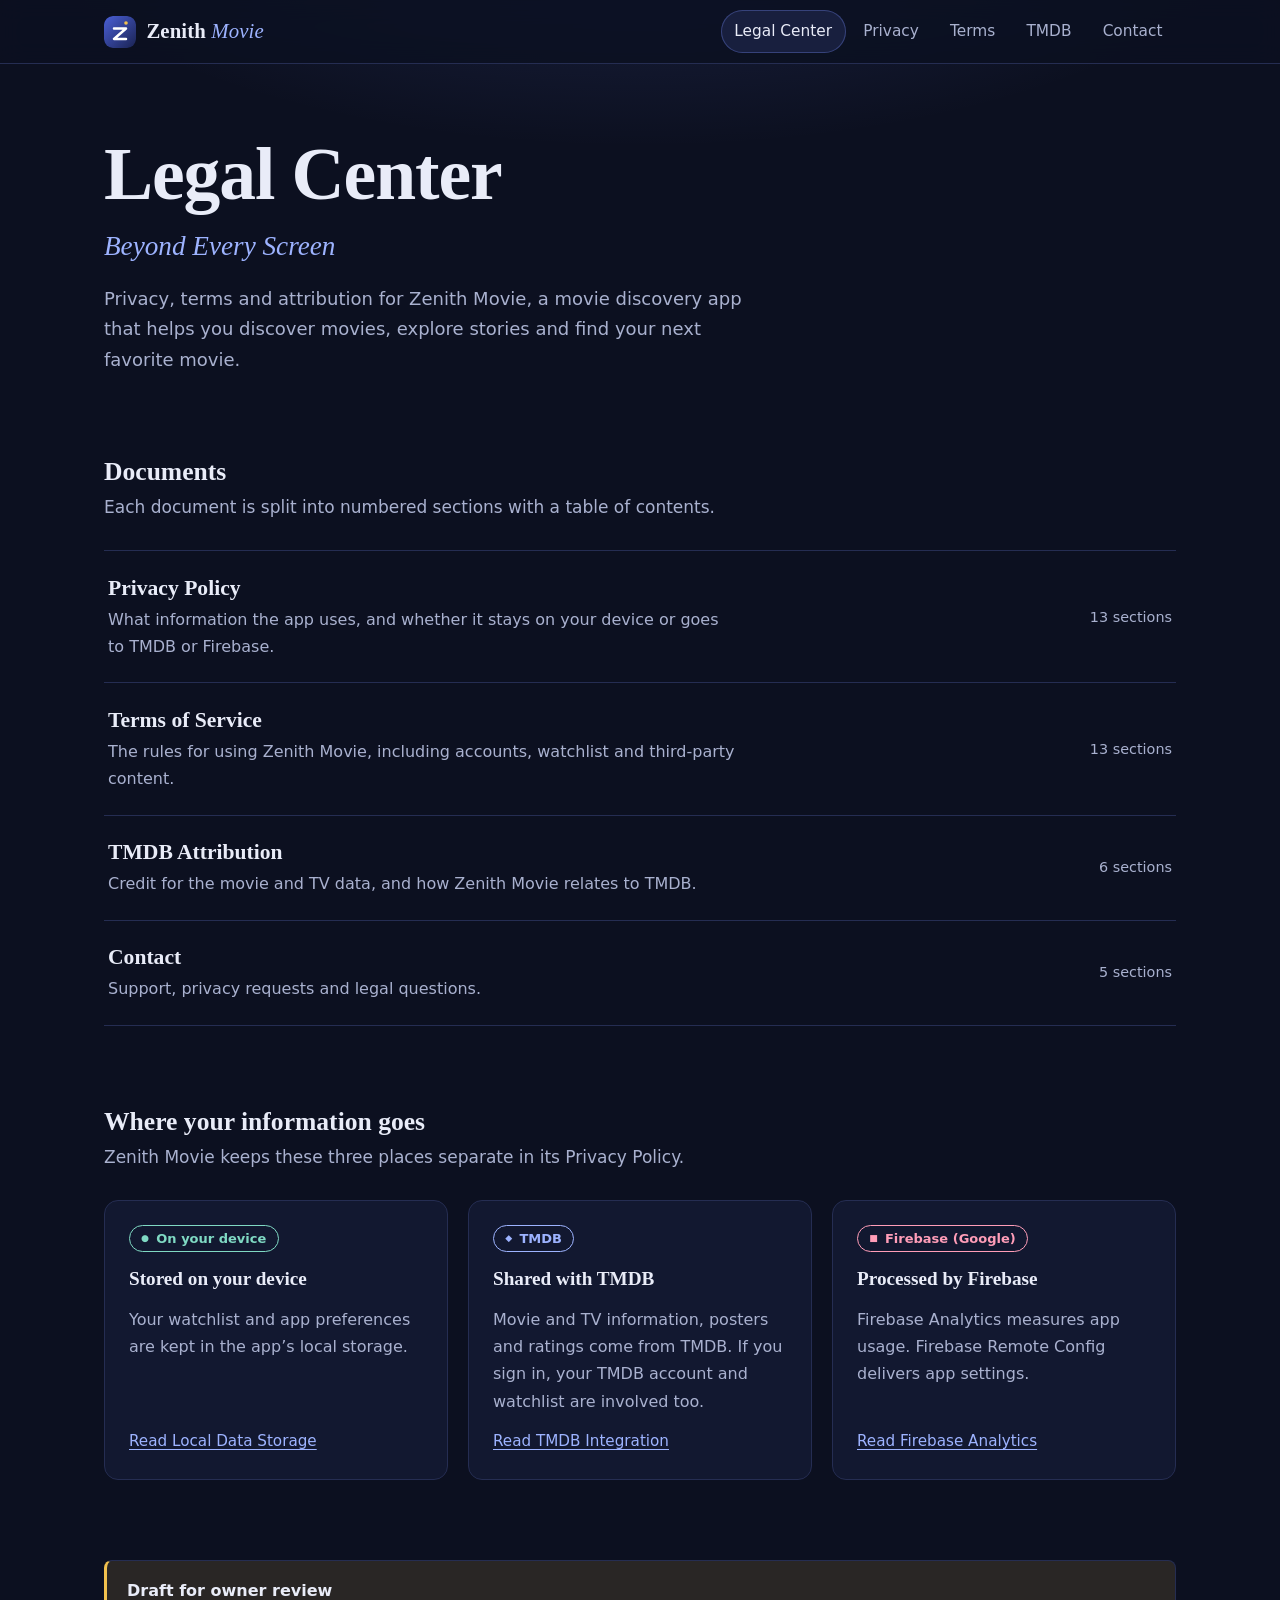
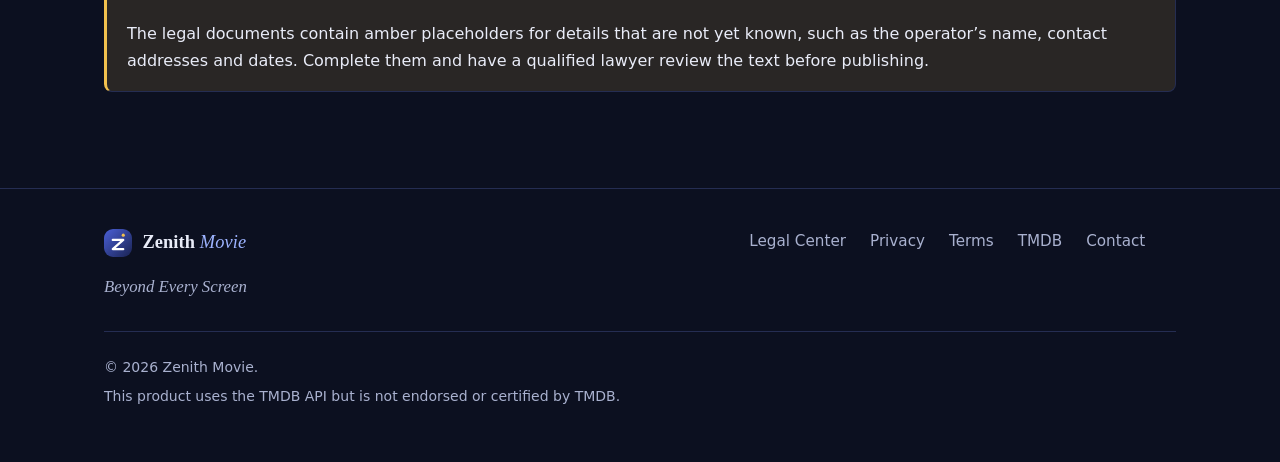
<file: index.html>
<!DOCTYPE html>
<html lang="en" class="no-js">
<head>
<meta charset="utf-8">
<meta name="viewport" content="width=device-width, initial-scale=1">
<title>Zenith Movie Legal Center | Beyond Every Screen</title>
<meta name="description" content="Privacy Policy, Terms of Service, TMDB attribution and contact details for Zenith Movie, a movie discovery app. Beyond Every Screen.">
<meta name="theme-color" content="#0c1020">
<meta name="color-scheme" content="dark">
<link rel="canonical" href="https://xingdevteam.github.io/zenith-movie-legal/">
<link rel="icon" href="assets/img/favicon.svg" type="image/svg+xml">
<link rel="icon" href="assets/img/favicon-32.png" sizes="32x32" type="image/png">
<link rel="apple-touch-icon" href="assets/img/apple-touch-icon.png">
<meta property="og:type" content="website">
<meta property="og:site_name" content="Zenith Movie">
<meta property="og:title" content="Zenith Movie Legal Center | Beyond Every Screen">
<meta property="og:description" content="Privacy Policy, Terms of Service, TMDB attribution and contact details for Zenith Movie, a movie discovery app. Beyond Every Screen.">
<meta property="og:url" content="https://xingdevteam.github.io/zenith-movie-legal/">
<meta property="og:image" content="https://xingdevteam.github.io/zenith-movie-legal/assets/img/og-image.png">
<meta property="og:image:width" content="1200">
<meta property="og:image:height" content="630">
<meta name="twitter:card" content="summary_large_image">
<meta name="twitter:title" content="Zenith Movie Legal Center | Beyond Every Screen">
<meta name="twitter:description" content="Privacy Policy, Terms of Service, TMDB attribution and contact details for Zenith Movie, a movie discovery app. Beyond Every Screen.">
<meta name="twitter:image" content="https://xingdevteam.github.io/zenith-movie-legal/assets/img/og-image.png">
<script>document.documentElement.className=document.documentElement.className.replace("no-js","js");</script>
<link rel="stylesheet" href="assets/css/styles.css">
<script src="assets/js/main.js" defer></script>
</head>
<body>
<a class="skip-link" href="#main">Skip to content</a>
<header class="site-header">
  <div class="container header-inner">
    <a class="brand" href="index.html" aria-label="Zenith Movie Legal Center home">
      <img class="brand-mark" src="assets/img/logo.svg" width="32" height="32" alt="">
      <span class="brand-name">Zenith <em>Movie</em></span>
    </a>
    <button class="nav-toggle" type="button" aria-expanded="false" aria-controls="site-nav">
      <span class="sr-only">Menu</span><span class="nav-toggle-bars" aria-hidden="true"></span>
    </button>
    <nav class="site-nav" id="site-nav" aria-label="Primary">
      <ul>
        <li><a href="index.html" aria-current="page">Legal Center</a></li>
        <li><a href="privacy-policy.html">Privacy</a></li>
        <li><a href="terms-of-service.html">Terms</a></li>
        <li><a href="tmdb-attribution.html">TMDB</a></li>
        <li><a href="contact.html">Contact</a></li>
      </ul>
    </nav>
  </div>
</header>

<main id="main" class="site-main" tabindex="-1">
  <div class="container">
    <section class="hero" aria-labelledby="hero-title">
      <h1 id="hero-title">Legal Center</h1>
      <p class="tagline">Beyond Every Screen</p>
      <p class="lede">Privacy, terms and attribution for Zenith Movie, a movie discovery app that helps you discover movies, explore stories and find your next favorite movie.</p>
    </section>

    <section class="block" aria-labelledby="docs-title">
      <h2 class="block-title" id="docs-title">Documents</h2>
      <p class="block-intro">Each document is split into numbered sections with a table of contents.</p>
      <ul class="doc-list">
        <li><a href="privacy-policy.html"><span class="doc-title">Privacy Policy</span><p class="doc-desc">What information the app uses, and whether it stays on your device or goes to TMDB or Firebase.</p><span class="doc-meta">13 sections</span></a></li>
        <li><a href="terms-of-service.html"><span class="doc-title">Terms of Service</span><p class="doc-desc">The rules for using Zenith Movie, including accounts, watchlist and third-party content.</p><span class="doc-meta">13 sections</span></a></li>
        <li><a href="tmdb-attribution.html"><span class="doc-title">TMDB Attribution</span><p class="doc-desc">Credit for the movie and TV data, and how Zenith Movie relates to TMDB.</p><span class="doc-meta">6 sections</span></a></li>
        <li><a href="contact.html"><span class="doc-title">Contact</span><p class="doc-desc">Support, privacy requests and legal questions.</p><span class="doc-meta">5 sections</span></a></li>
      </ul>
    </section>

    <section class="block" aria-labelledby="data-title">
      <h2 class="block-title" id="data-title">Where your information goes</h2>
      <p class="block-intro">Zenith Movie keeps these three places separate in its Privacy Policy.</p>
      <div class="tri">
        <div class="panel">
          <span class="tag tag--local">On your device</span>
          <h3>Stored on your device</h3>
          <p>Your watchlist and app preferences are kept in the app&rsquo;s local storage.</p>
          <a class="panel-link" href="privacy-policy.html#s4">Read Local Data Storage</a>
        </div>
        <div class="panel">
          <span class="tag tag--tmdb">TMDB</span>
          <h3>Shared with TMDB</h3>
          <p>Movie and TV information, posters and ratings come from TMDB. If you sign in, your TMDB account and watchlist are involved too.</p>
          <a class="panel-link" href="privacy-policy.html#s5">Read TMDB Integration</a>
        </div>
        <div class="panel">
          <span class="tag tag--firebase">Firebase (Google)</span>
          <h3>Processed by Firebase</h3>
          <p>Firebase Analytics measures app usage. Firebase Remote Config delivers app settings.</p>
          <a class="panel-link" href="privacy-policy.html#s6">Read Firebase Analytics</a>
        </div>
      </div>
    </section>

    <section class="block" aria-labelledby="status-title">
      <aside class="note note--draft" role="note">
        <span class="note-title" id="status-title">Draft for owner review</span>
        <p>The legal documents contain amber placeholders for details that are not yet known, such as the operator&rsquo;s name, contact addresses and dates. Complete them and have a qualified lawyer review the text before publishing.</p>
      </aside>
    </section>
  </div>
</main>

<footer class="site-footer">
  <div class="container footer-grid">
    <div class="footer-brand">
      <a class="brand" href="index.html">
        <img class="brand-mark" src="assets/img/logo.svg" width="28" height="28" alt="">
        <span class="brand-name">Zenith <em>Movie</em></span>
      </a>
      <p class="footer-tagline">Beyond Every Screen</p>
    </div>
    <nav aria-label="Footer">
      <ul class="footer-links">
        <li><a href="index.html">Legal Center</a></li>
        <li><a href="privacy-policy.html">Privacy</a></li>
        <li><a href="terms-of-service.html">Terms</a></li>
        <li><a href="tmdb-attribution.html">TMDB</a></li>
        <li><a href="contact.html">Contact</a></li>
      </ul>
    </nav>
    <div class="footer-legal">
      <p>&copy; <span data-year>2026</span> Zenith Movie.</p>
      <p>This product uses the TMDB API but is not endorsed or certified by TMDB.</p>
    </div>
  </div>
</footer>
<button class="to-top" type="button" aria-label="Back to top">
  <svg viewBox="0 0 24 24" fill="none" stroke="currentColor" stroke-width="2.5" stroke-linecap="round" stroke-linejoin="round" aria-hidden="true"><path d="M12 19V5M5 12l7-7 7 7"/></svg>
</button>
</body>
</html>
</file>
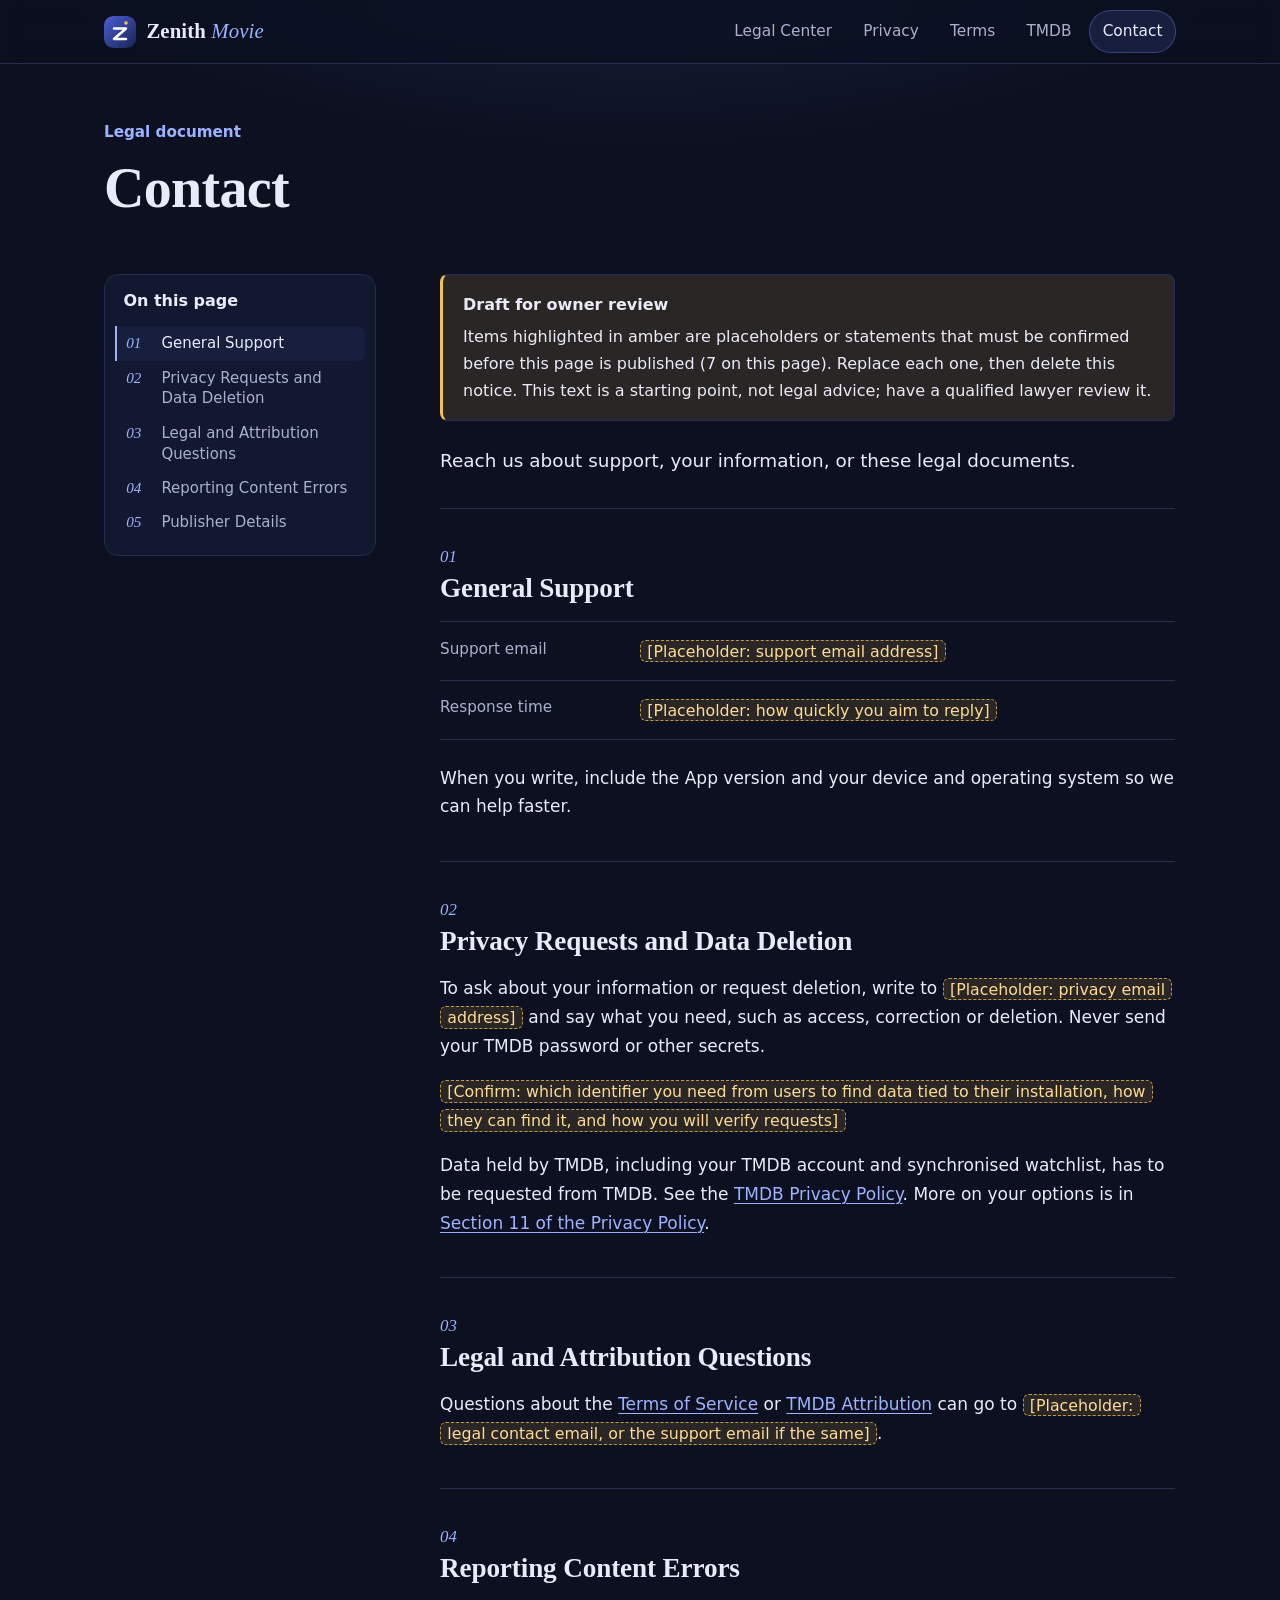
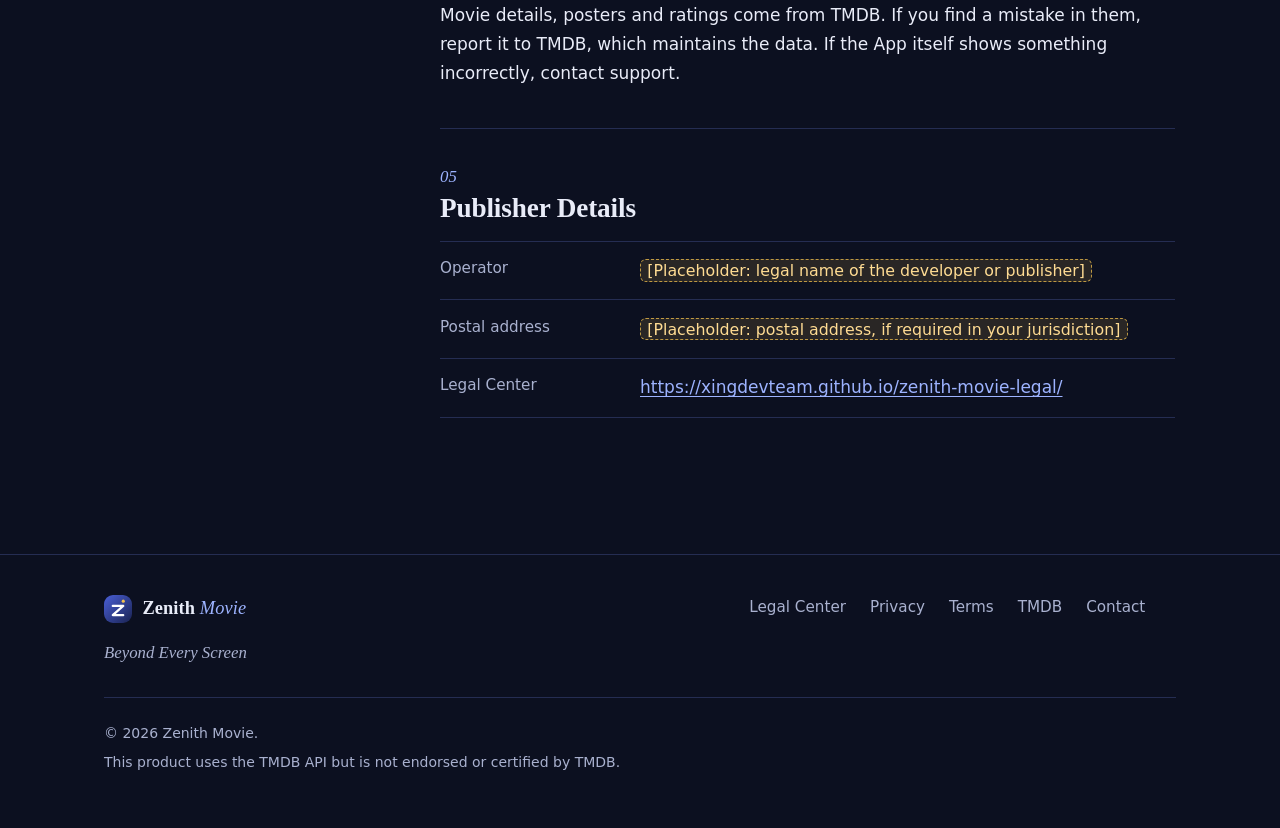
<file: contact.html>
<!DOCTYPE html>
<html lang="en" class="no-js">
<head>
<meta charset="utf-8">
<meta name="viewport" content="width=device-width, initial-scale=1">
<title>Contact | Zenith Movie</title>
<meta name="description" content="How to contact Zenith Movie for support, privacy requests, legal questions and content errors.">
<meta name="theme-color" content="#0c1020">
<meta name="color-scheme" content="dark">
<link rel="canonical" href="https://xingdevteam.github.io/zenith-movie-legal/contact.html">
<link rel="icon" href="assets/img/favicon.svg" type="image/svg+xml">
<link rel="icon" href="assets/img/favicon-32.png" sizes="32x32" type="image/png">
<link rel="apple-touch-icon" href="assets/img/apple-touch-icon.png">
<meta property="og:type" content="website">
<meta property="og:site_name" content="Zenith Movie">
<meta property="og:title" content="Contact | Zenith Movie">
<meta property="og:description" content="How to contact Zenith Movie for support, privacy requests, legal questions and content errors.">
<meta property="og:url" content="https://xingdevteam.github.io/zenith-movie-legal/contact.html">
<meta property="og:image" content="https://xingdevteam.github.io/zenith-movie-legal/assets/img/og-image.png">
<meta property="og:image:width" content="1200">
<meta property="og:image:height" content="630">
<meta name="twitter:card" content="summary_large_image">
<meta name="twitter:title" content="Contact | Zenith Movie">
<meta name="twitter:description" content="How to contact Zenith Movie for support, privacy requests, legal questions and content errors.">
<meta name="twitter:image" content="https://xingdevteam.github.io/zenith-movie-legal/assets/img/og-image.png">
<script>document.documentElement.className=document.documentElement.className.replace("no-js","js");</script>
<link rel="stylesheet" href="assets/css/styles.css">
<script src="assets/js/main.js" defer></script>
</head>
<body>
<a class="skip-link" href="#main">Skip to content</a>
<header class="site-header">
  <div class="container header-inner">
    <a class="brand" href="index.html" aria-label="Zenith Movie Legal Center home">
      <img class="brand-mark" src="assets/img/logo.svg" width="32" height="32" alt="">
      <span class="brand-name">Zenith <em>Movie</em></span>
    </a>
    <button class="nav-toggle" type="button" aria-expanded="false" aria-controls="site-nav">
      <span class="sr-only">Menu</span><span class="nav-toggle-bars" aria-hidden="true"></span>
    </button>
    <nav class="site-nav" id="site-nav" aria-label="Primary">
      <ul>
        <li><a href="index.html">Legal Center</a></li>
        <li><a href="privacy-policy.html">Privacy</a></li>
        <li><a href="terms-of-service.html">Terms</a></li>
        <li><a href="tmdb-attribution.html">TMDB</a></li>
        <li><a href="contact.html" aria-current="page">Contact</a></li>
      </ul>
    </nav>
  </div>
</header>

<main id="main" class="site-main" tabindex="-1">
  <div class="container">
    <div class="doc-header">
      <p class="doc-label">Legal document</p>
      <h1>Contact</h1>
    </div>
    <div class="doc-layout">
      <aside class="toc-col">
        <nav aria-label="Table of contents">
          <details class="toc" open>
            <summary>On this page <span class="toc-current" data-toc-current></span></summary>
            <ol>
          <li><a href="#s1"><span class="toc-num">01</span><span class="toc-text">General Support</span></a></li>
          <li><a href="#s2"><span class="toc-num">02</span><span class="toc-text">Privacy Requests and Data Deletion</span></a></li>
          <li><a href="#s3"><span class="toc-num">03</span><span class="toc-text">Legal and Attribution Questions</span></a></li>
          <li><a href="#s4"><span class="toc-num">04</span><span class="toc-text">Reporting Content Errors</span></a></li>
          <li><a href="#s5"><span class="toc-num">05</span><span class="toc-text">Publisher Details</span></a></li>
            </ol>
          </details>
        </nav>
      </aside>
      <article class="doc-body">
      <aside class="note note--draft" role="note">
        <span class="note-title">Draft for owner review</span>
        <p>Items highlighted in amber are placeholders or statements that must be confirmed before this page is published (<span data-ph-count>several</span> on this page). Replace each one, then delete this notice. This text is a starting point, not legal advice; have a qualified lawyer review it.</p>
      </aside>
      <p class="doc-intro">Reach us about support, your information, or these legal documents.</p>

      <section class="doc-section" id="s1" aria-labelledby="s1-title">
        <span class="num">01</span>
        <h2 id="s1-title" tabindex="-1">General Support</h2>

        <dl class="detail-list">
          <div><dt>Support email</dt><dd><span class="ph">[Placeholder: support email address]</span></dd></div>
          <div><dt>Response time</dt><dd><span class="ph">[Placeholder: how quickly you aim to reply]</span></dd></div>
        </dl>
        <p>When you write, include the App version and your device and operating system so we can help faster.</p>
      </section>
      <section class="doc-section" id="s2" aria-labelledby="s2-title">
        <span class="num">02</span>
        <h2 id="s2-title" tabindex="-1">Privacy Requests and Data Deletion</h2>

        <p>To ask about your information or request deletion, write to <span class="ph">[Placeholder: privacy email address]</span> and say what you need, such as access, correction or deletion. Never send your TMDB password or other secrets.</p>
        <p><span class="ph">[Confirm: which identifier you need from users to find data tied to their installation, how they can find it, and how you will verify requests]</span></p>
        <p>Data held by TMDB, including your TMDB account and synchronised watchlist, has to be requested from TMDB. See the <a href="https://www.themoviedb.org/privacy-policy" rel="noopener noreferrer">TMDB Privacy Policy</a>. More on your options is in <a href="privacy-policy.html#s11">Section 11 of the Privacy Policy</a>.</p>
      </section>
      <section class="doc-section" id="s3" aria-labelledby="s3-title">
        <span class="num">03</span>
        <h2 id="s3-title" tabindex="-1">Legal and Attribution Questions</h2>

        <p>Questions about the <a href="terms-of-service.html">Terms of Service</a> or <a href="tmdb-attribution.html">TMDB Attribution</a> can go to <span class="ph">[Placeholder: legal contact email, or the support email if the same]</span>.</p>
      </section>
      <section class="doc-section" id="s4" aria-labelledby="s4-title">
        <span class="num">04</span>
        <h2 id="s4-title" tabindex="-1">Reporting Content Errors</h2>

        <p>Movie details, posters and ratings come from TMDB. If you find a mistake in them, report it to TMDB, which maintains the data. If the App itself shows something incorrectly, contact support.</p>
      </section>
      <section class="doc-section" id="s5" aria-labelledby="s5-title">
        <span class="num">05</span>
        <h2 id="s5-title" tabindex="-1">Publisher Details</h2>

        <dl class="detail-list">
          <div><dt>Operator</dt><dd><span class="ph">[Placeholder: legal name of the developer or publisher]</span></dd></div>
          <div><dt>Postal address</dt><dd><span class="ph">[Placeholder: postal address, if required in your jurisdiction]</span></dd></div>
          <div><dt>Legal Center</dt><dd><a href="https://xingdevteam.github.io/zenith-movie-legal/">https://xingdevteam.github.io/zenith-movie-legal/</a></dd></div>
        </dl>
      </section>
      </article>
    </div>
  </div>
</main>

<footer class="site-footer">
  <div class="container footer-grid">
    <div class="footer-brand">
      <a class="brand" href="index.html">
        <img class="brand-mark" src="assets/img/logo.svg" width="28" height="28" alt="">
        <span class="brand-name">Zenith <em>Movie</em></span>
      </a>
      <p class="footer-tagline">Beyond Every Screen</p>
    </div>
    <nav aria-label="Footer">
      <ul class="footer-links">
        <li><a href="index.html">Legal Center</a></li>
        <li><a href="privacy-policy.html">Privacy</a></li>
        <li><a href="terms-of-service.html">Terms</a></li>
        <li><a href="tmdb-attribution.html">TMDB</a></li>
        <li><a href="contact.html">Contact</a></li>
      </ul>
    </nav>
    <div class="footer-legal">
      <p>&copy; <span data-year>2026</span> Zenith Movie.</p>
      <p>This product uses the TMDB API but is not endorsed or certified by TMDB.</p>
    </div>
  </div>
</footer>
<button class="to-top" type="button" aria-label="Back to top">
  <svg viewBox="0 0 24 24" fill="none" stroke="currentColor" stroke-width="2.5" stroke-linecap="round" stroke-linejoin="round" aria-hidden="true"><path d="M12 19V5M5 12l7-7 7 7"/></svg>
</button>
</body>
</html>
</file>
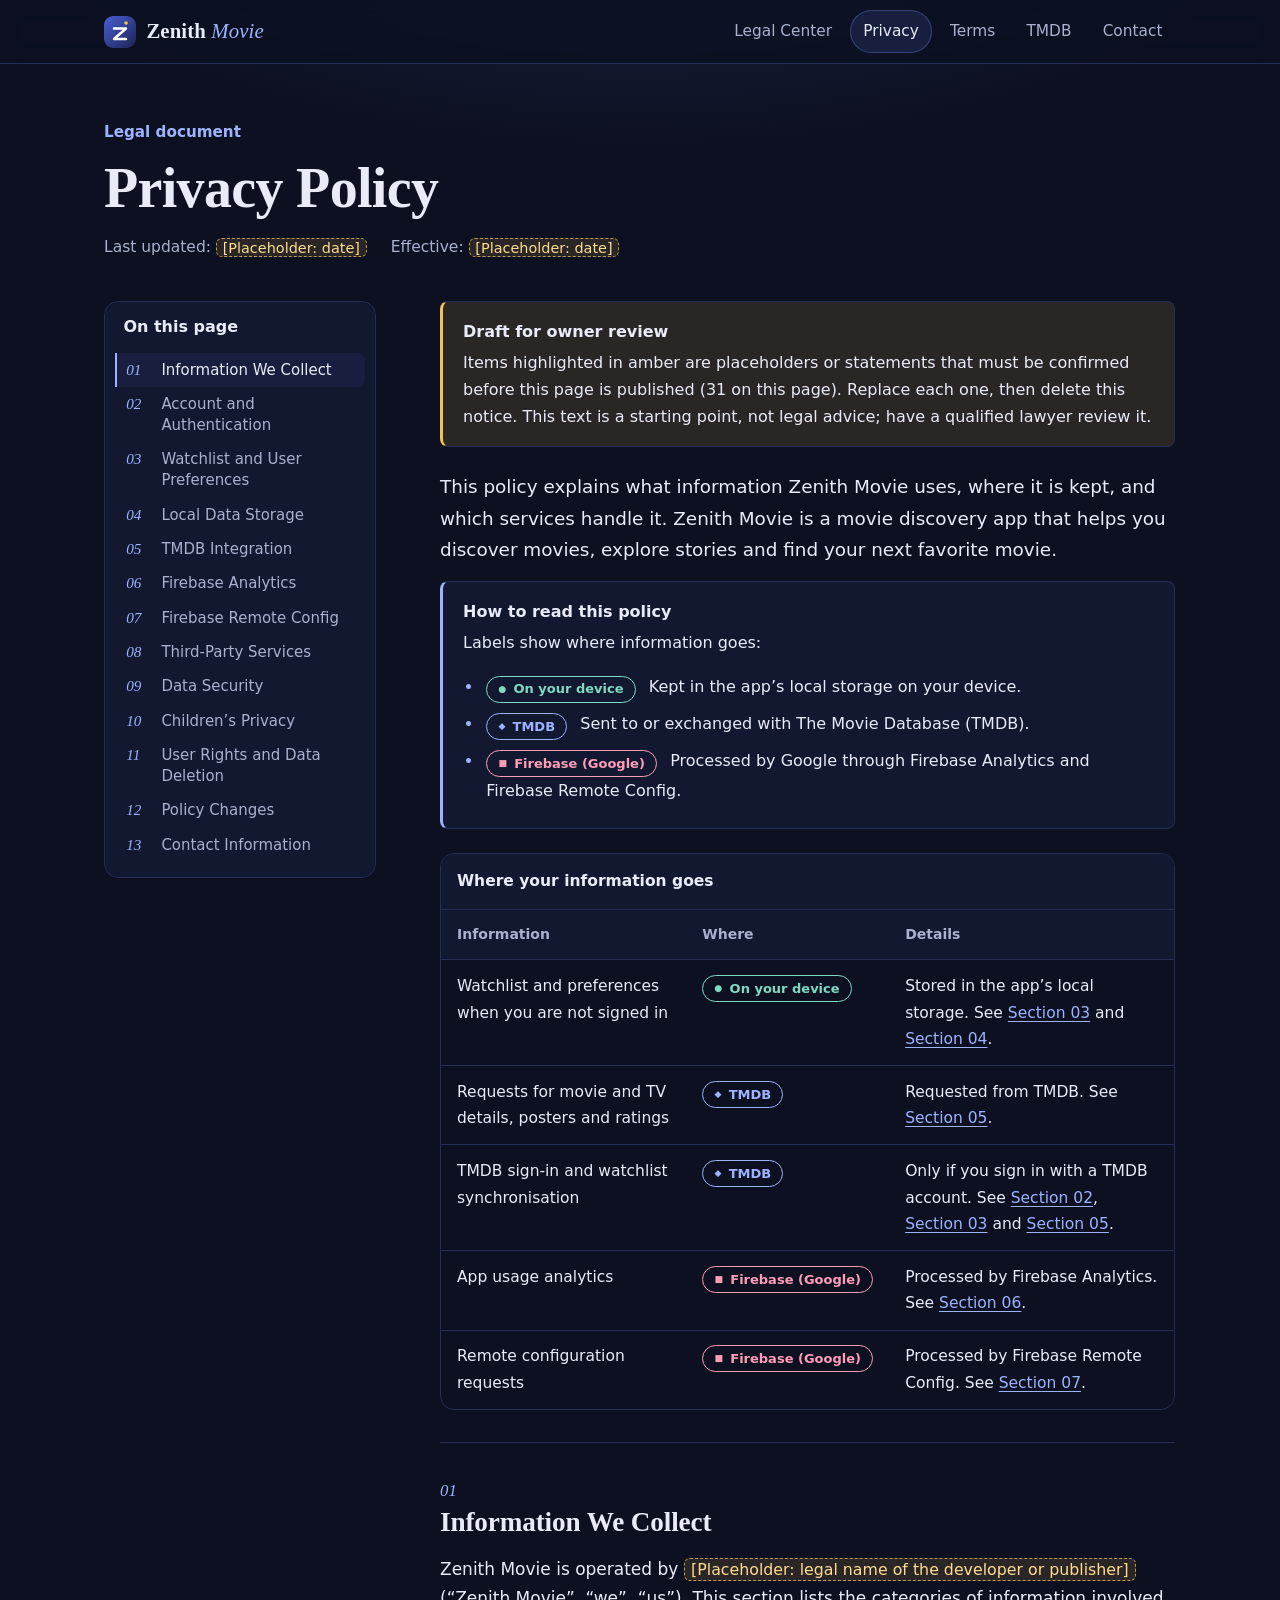
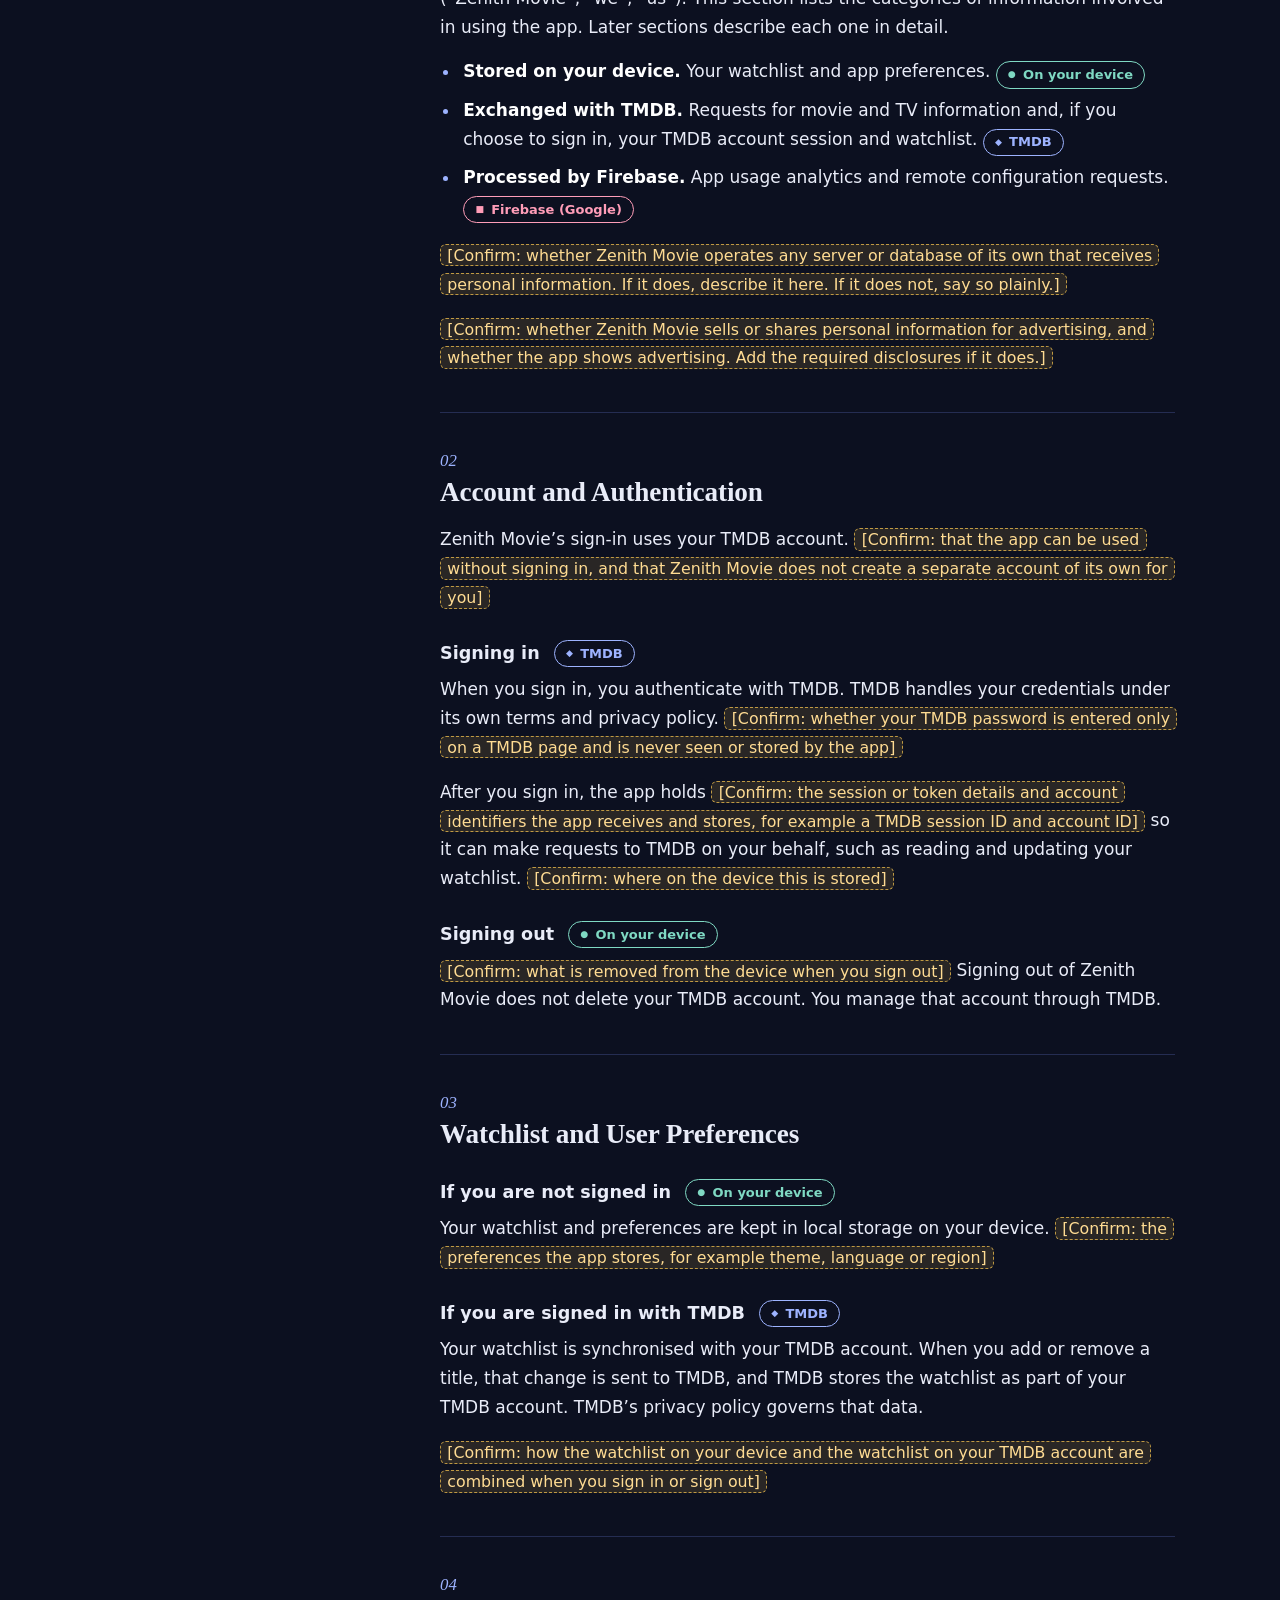
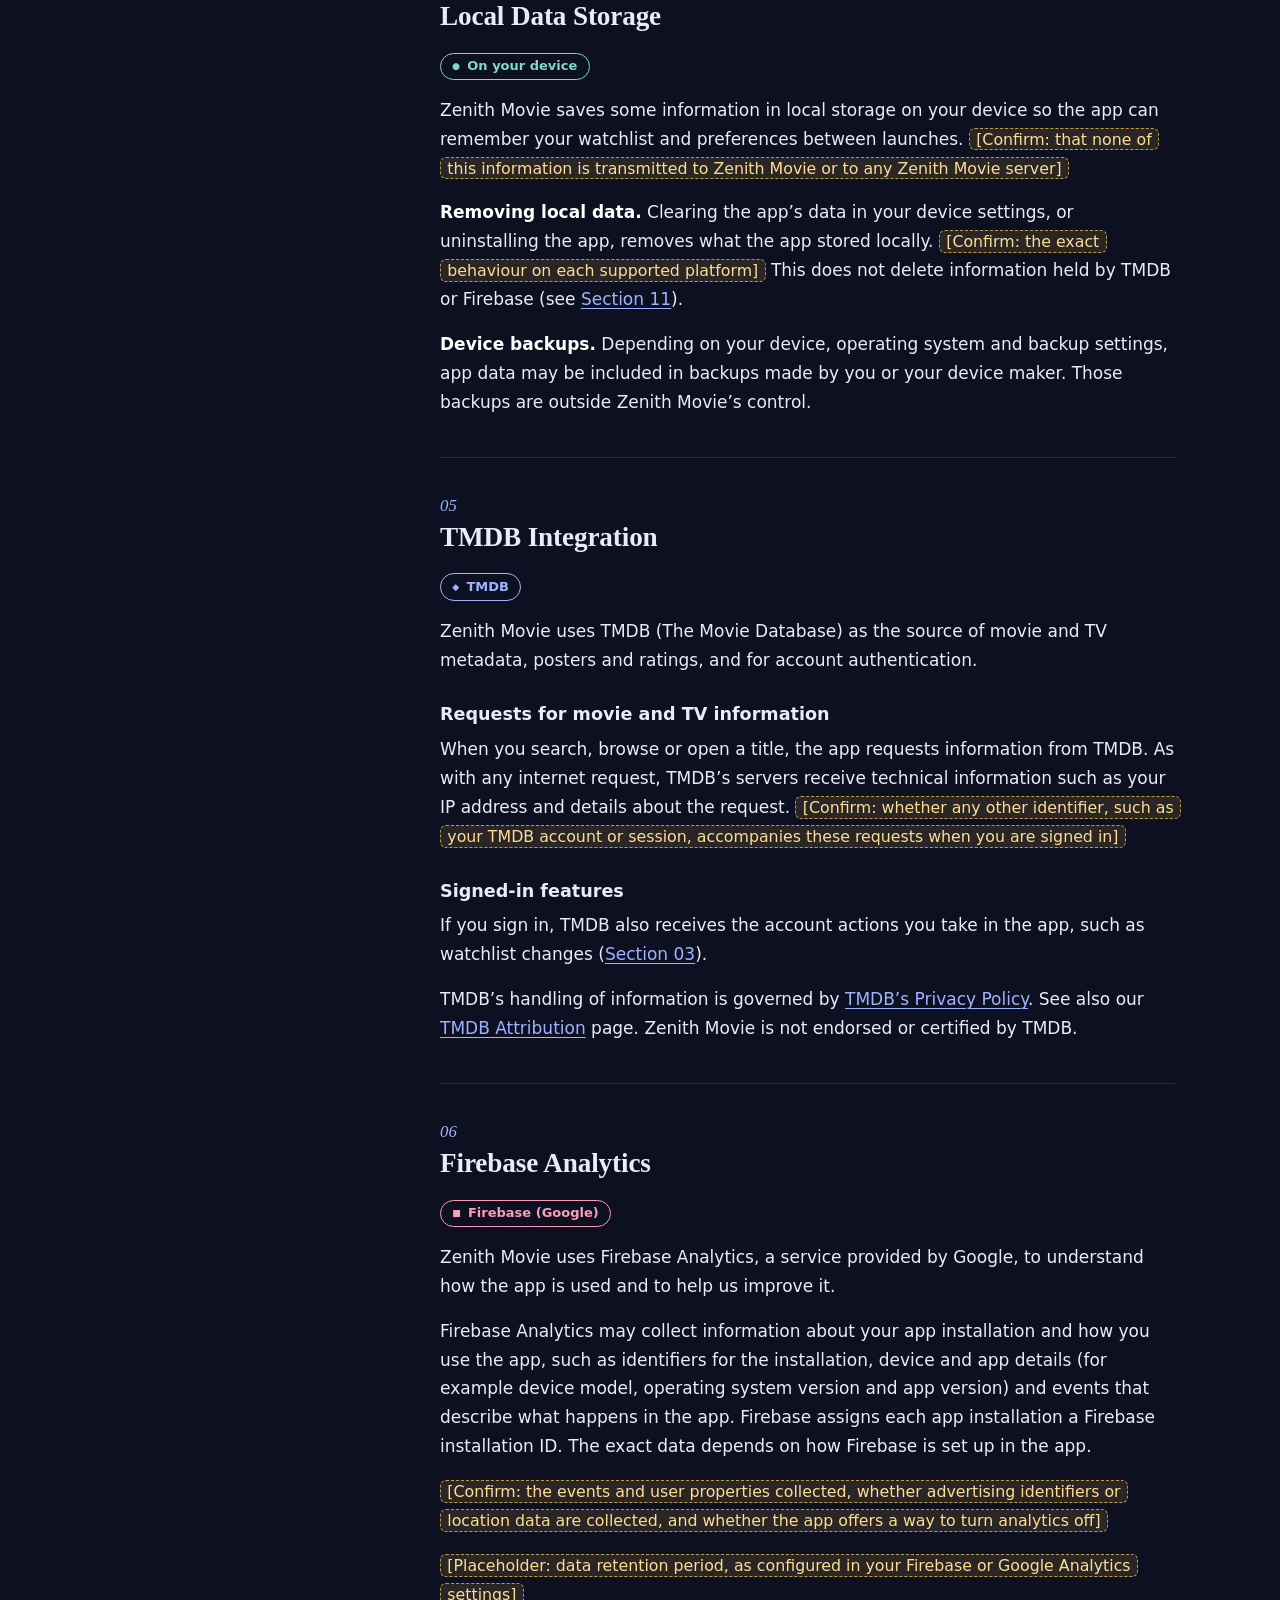
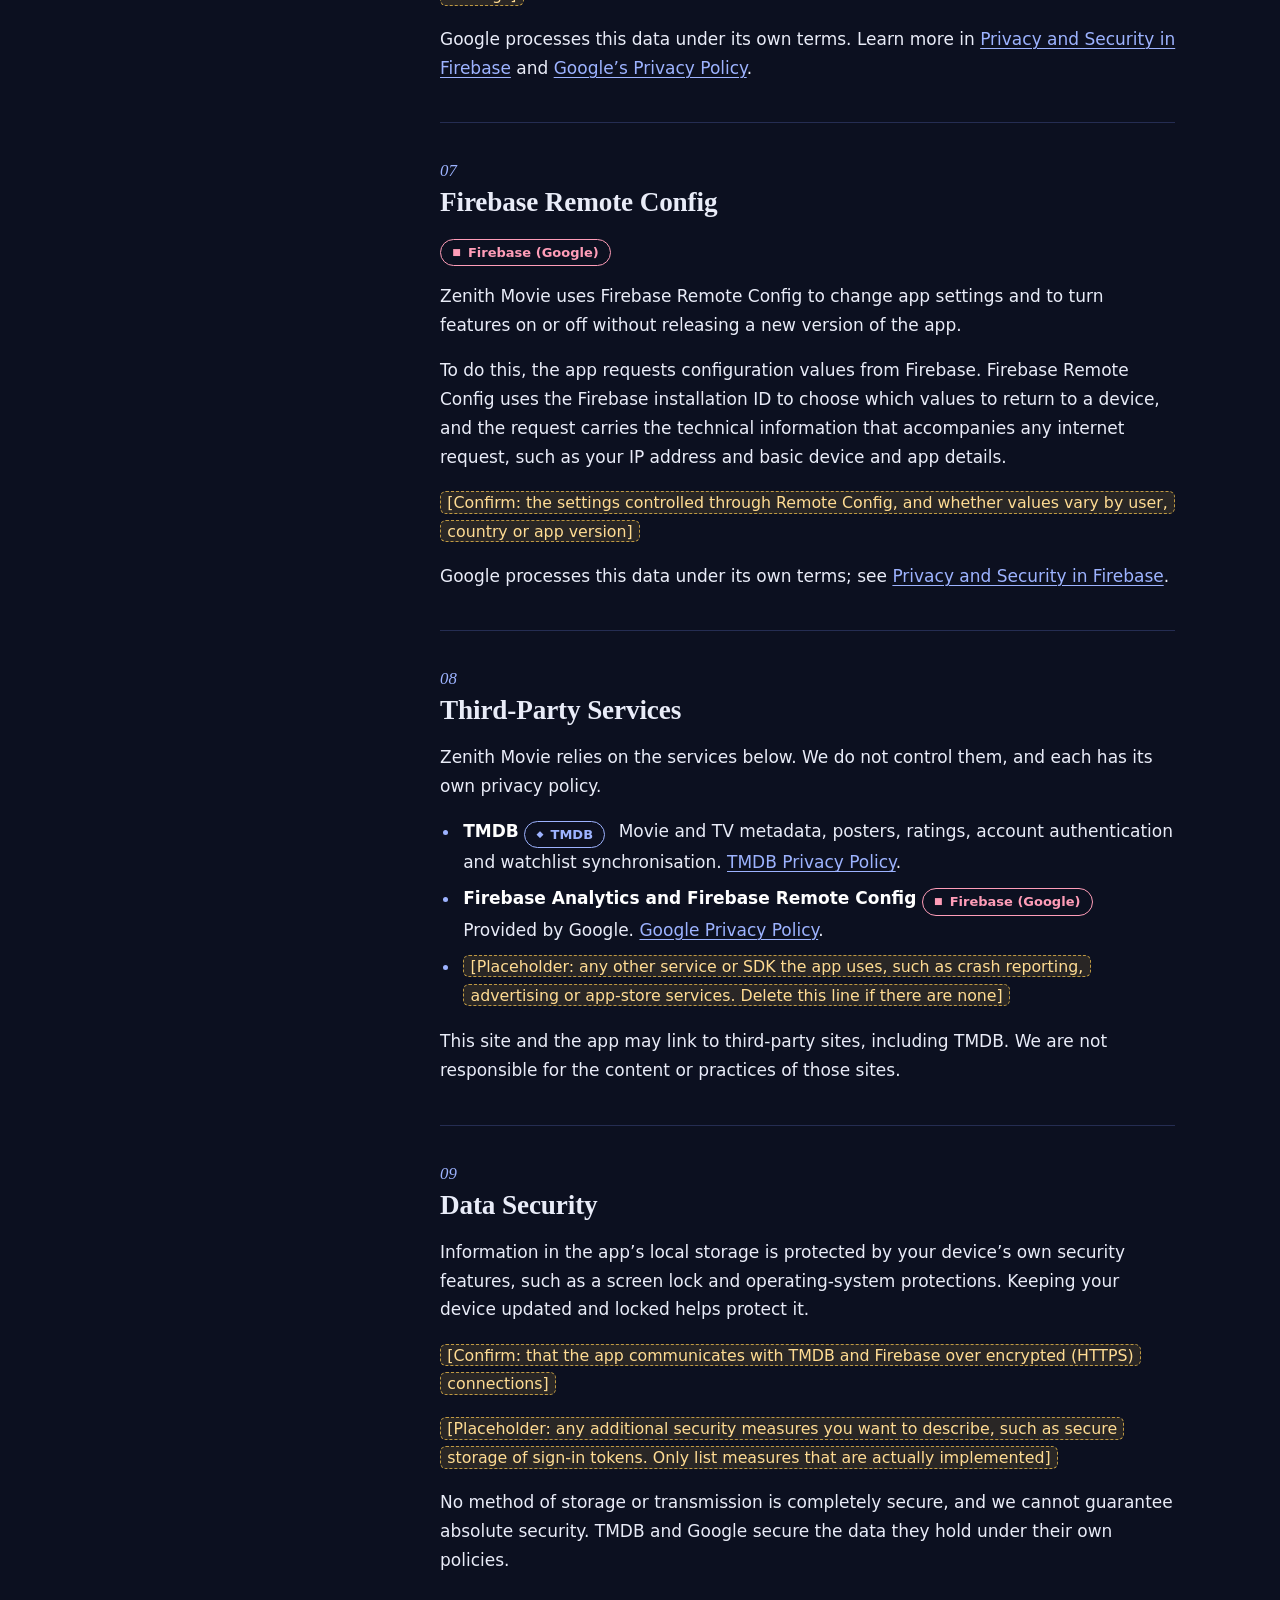
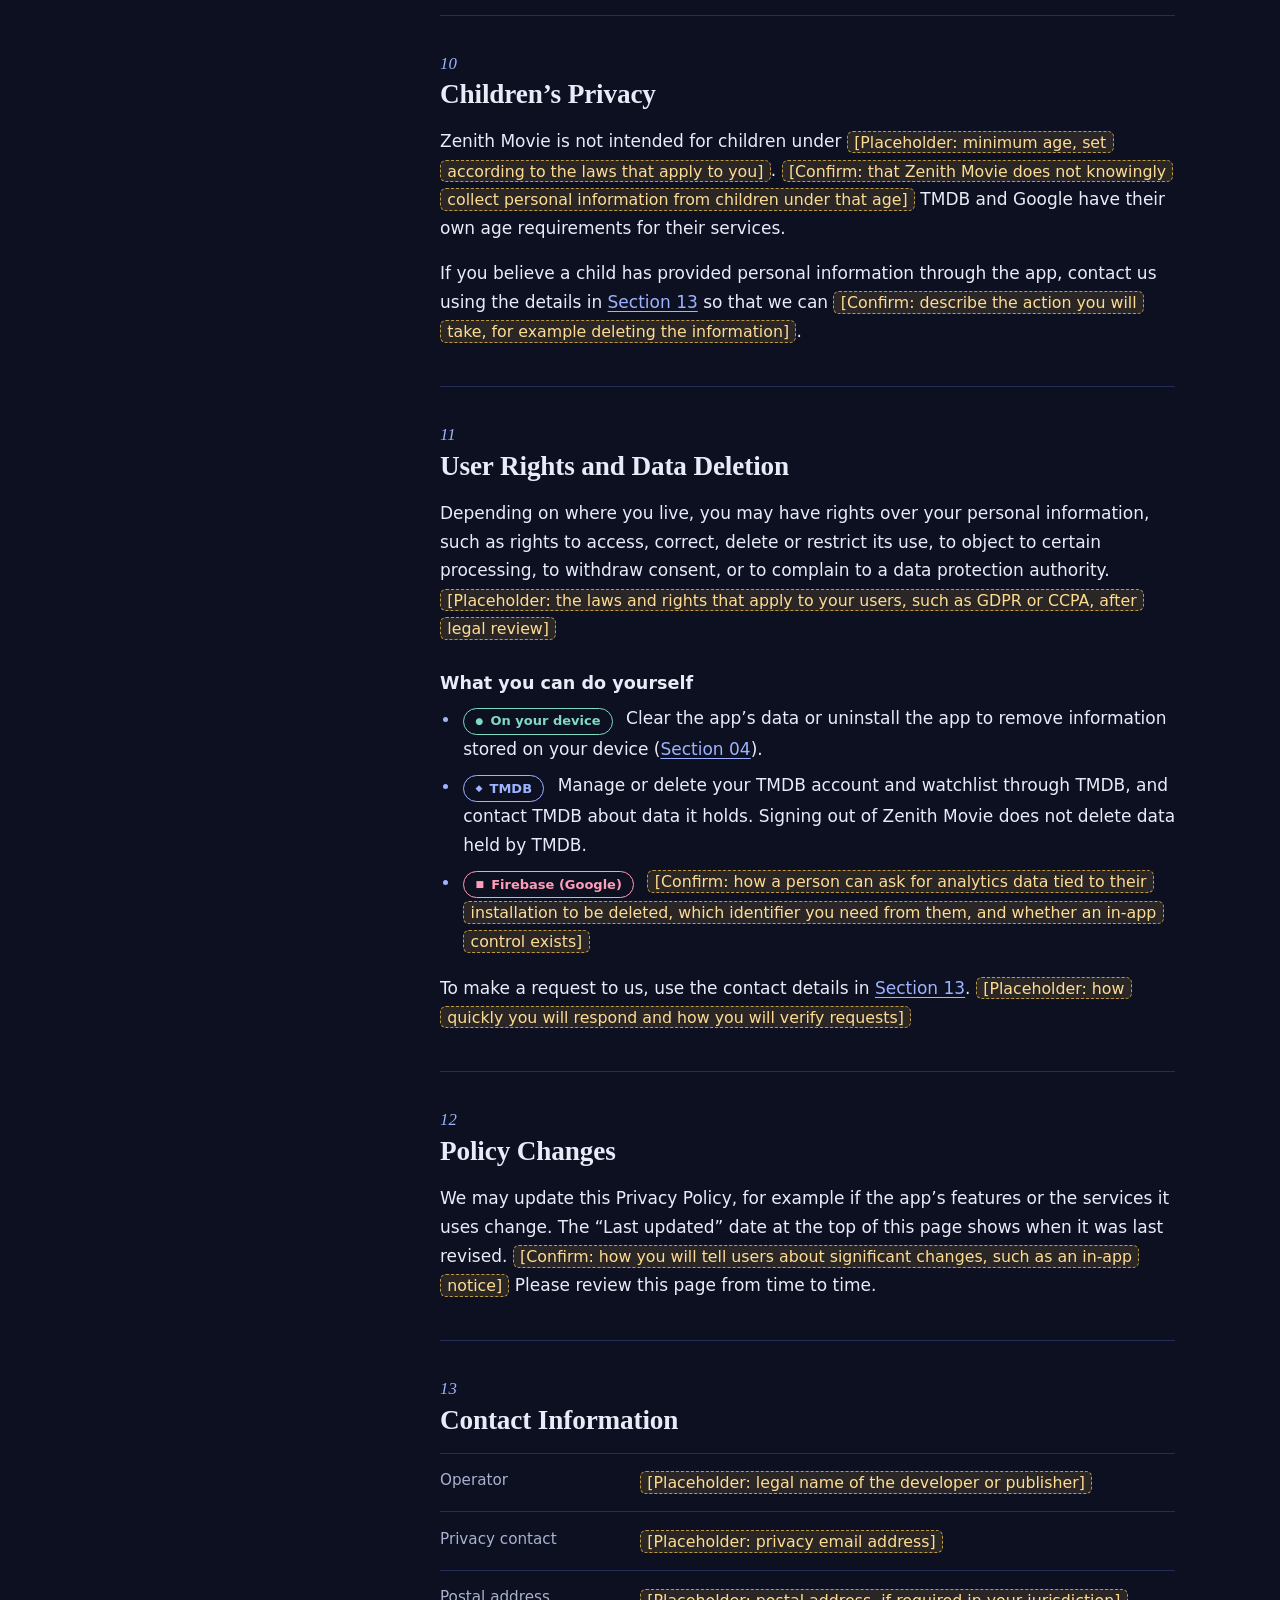
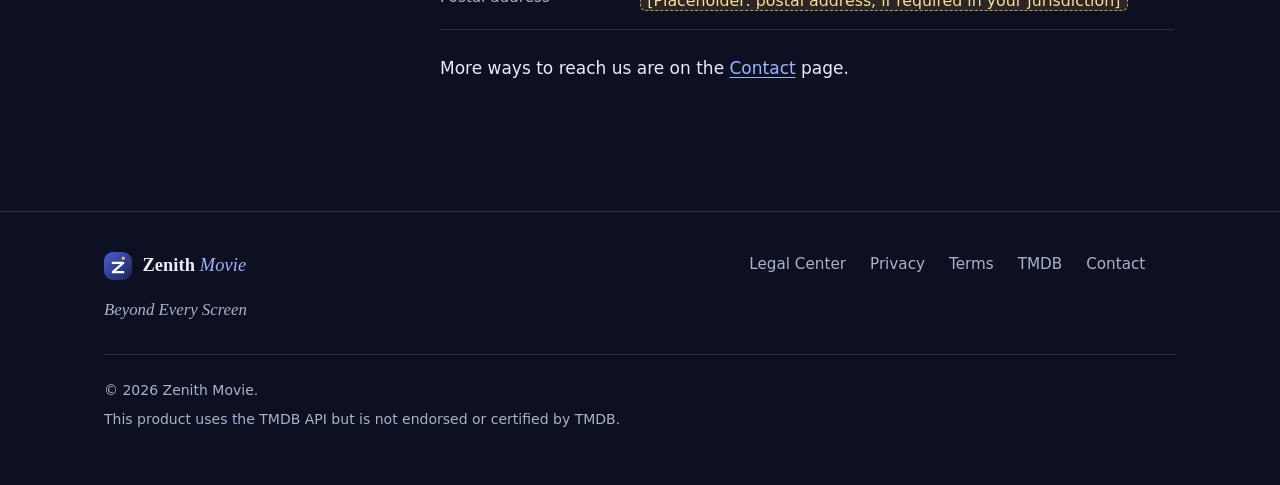
<file: privacy-policy.html>
<!DOCTYPE html>
<html lang="en" class="no-js">
<head>
<meta charset="utf-8">
<meta name="viewport" content="width=device-width, initial-scale=1">
<title>Privacy Policy | Zenith Movie</title>
<meta name="description" content="How Zenith Movie handles information: data stored on your device, data shared with TMDB, and data processed by Firebase Analytics and Remote Config.">
<meta name="theme-color" content="#0c1020">
<meta name="color-scheme" content="dark">
<link rel="canonical" href="https://xingdevteam.github.io/zenith-movie-legal/privacy-policy.html">
<link rel="icon" href="assets/img/favicon.svg" type="image/svg+xml">
<link rel="icon" href="assets/img/favicon-32.png" sizes="32x32" type="image/png">
<link rel="apple-touch-icon" href="assets/img/apple-touch-icon.png">
<meta property="og:type" content="website">
<meta property="og:site_name" content="Zenith Movie">
<meta property="og:title" content="Privacy Policy | Zenith Movie">
<meta property="og:description" content="How Zenith Movie handles information: data stored on your device, data shared with TMDB, and data processed by Firebase Analytics and Remote Config.">
<meta property="og:url" content="https://xingdevteam.github.io/zenith-movie-legal/privacy-policy.html">
<meta property="og:image" content="https://xingdevteam.github.io/zenith-movie-legal/assets/img/og-image.png">
<meta property="og:image:width" content="1200">
<meta property="og:image:height" content="630">
<meta name="twitter:card" content="summary_large_image">
<meta name="twitter:title" content="Privacy Policy | Zenith Movie">
<meta name="twitter:description" content="How Zenith Movie handles information: data stored on your device, data shared with TMDB, and data processed by Firebase Analytics and Remote Config.">
<meta name="twitter:image" content="https://xingdevteam.github.io/zenith-movie-legal/assets/img/og-image.png">
<script>document.documentElement.className=document.documentElement.className.replace("no-js","js");</script>
<link rel="stylesheet" href="assets/css/styles.css">
<script src="assets/js/main.js" defer></script>
</head>
<body>
<a class="skip-link" href="#main">Skip to content</a>
<header class="site-header">
  <div class="container header-inner">
    <a class="brand" href="index.html" aria-label="Zenith Movie Legal Center home">
      <img class="brand-mark" src="assets/img/logo.svg" width="32" height="32" alt="">
      <span class="brand-name">Zenith <em>Movie</em></span>
    </a>
    <button class="nav-toggle" type="button" aria-expanded="false" aria-controls="site-nav">
      <span class="sr-only">Menu</span><span class="nav-toggle-bars" aria-hidden="true"></span>
    </button>
    <nav class="site-nav" id="site-nav" aria-label="Primary">
      <ul>
        <li><a href="index.html">Legal Center</a></li>
        <li><a href="privacy-policy.html" aria-current="page">Privacy</a></li>
        <li><a href="terms-of-service.html">Terms</a></li>
        <li><a href="tmdb-attribution.html">TMDB</a></li>
        <li><a href="contact.html">Contact</a></li>
      </ul>
    </nav>
  </div>
</header>

<main id="main" class="site-main" tabindex="-1">
  <div class="container">
    <div class="doc-header">
      <p class="doc-label">Legal document</p>
      <h1>Privacy Policy</h1>
      <p class="doc-meta-line"><span>Last updated: <span class="ph">[Placeholder: date]</span></span><span>Effective: <span class="ph">[Placeholder: date]</span></span></p>
    </div>
    <div class="doc-layout">
      <aside class="toc-col">
        <nav aria-label="Table of contents">
          <details class="toc" open>
            <summary>On this page <span class="toc-current" data-toc-current></span></summary>
            <ol>
          <li><a href="#s1"><span class="toc-num">01</span><span class="toc-text">Information We Collect</span></a></li>
          <li><a href="#s2"><span class="toc-num">02</span><span class="toc-text">Account and Authentication</span></a></li>
          <li><a href="#s3"><span class="toc-num">03</span><span class="toc-text">Watchlist and User Preferences</span></a></li>
          <li><a href="#s4"><span class="toc-num">04</span><span class="toc-text">Local Data Storage</span></a></li>
          <li><a href="#s5"><span class="toc-num">05</span><span class="toc-text">TMDB Integration</span></a></li>
          <li><a href="#s6"><span class="toc-num">06</span><span class="toc-text">Firebase Analytics</span></a></li>
          <li><a href="#s7"><span class="toc-num">07</span><span class="toc-text">Firebase Remote Config</span></a></li>
          <li><a href="#s8"><span class="toc-num">08</span><span class="toc-text">Third-Party Services</span></a></li>
          <li><a href="#s9"><span class="toc-num">09</span><span class="toc-text">Data Security</span></a></li>
          <li><a href="#s10"><span class="toc-num">10</span><span class="toc-text">Children&rsquo;s Privacy</span></a></li>
          <li><a href="#s11"><span class="toc-num">11</span><span class="toc-text">User Rights and Data Deletion</span></a></li>
          <li><a href="#s12"><span class="toc-num">12</span><span class="toc-text">Policy Changes</span></a></li>
          <li><a href="#s13"><span class="toc-num">13</span><span class="toc-text">Contact Information</span></a></li>
            </ol>
          </details>
        </nav>
      </aside>
      <article class="doc-body">
      <aside class="note note--draft" role="note">
        <span class="note-title">Draft for owner review</span>
        <p>Items highlighted in amber are placeholders or statements that must be confirmed before this page is published (<span data-ph-count>several</span> on this page). Replace each one, then delete this notice. This text is a starting point, not legal advice; have a qualified lawyer review it.</p>
      </aside>
      <p class="doc-intro">This policy explains what information Zenith Movie uses, where it is kept, and which services handle it. Zenith Movie is a movie discovery app that helps you discover movies, explore stories and find your next favorite movie.</p>

      <div class="note">
        <span class="note-title">How to read this policy</span>
        <p>Labels show where information goes:</p>
        <ul>
          <li><span class="tag tag--local">On your device</span> Kept in the app&rsquo;s local storage on your device.</li>
          <li><span class="tag tag--tmdb">TMDB</span> Sent to or exchanged with The Movie Database (TMDB).</li>
          <li><span class="tag tag--firebase">Firebase (Google)</span> Processed by Google through Firebase Analytics and Firebase Remote Config.</li>
        </ul>
      </div>
      <div class="table-wrap">
        <table class="data-table">
          <caption>Where your information goes</caption>
          <thead><tr><th scope="col">Information</th><th scope="col">Where</th><th scope="col">Details</th></tr></thead>
          <tbody>
            <tr><th scope="row">Watchlist and preferences when you are not signed in</th><td><span class="tag tag--local">On your device</span></td><td>Stored in the app&rsquo;s local storage. See <a href="#s3">Section 03</a> and <a href="#s4">Section 04</a>.</td></tr>
            <tr><th scope="row">Requests for movie and TV details, posters and ratings</th><td><span class="tag tag--tmdb">TMDB</span></td><td>Requested from TMDB. See <a href="#s5">Section 05</a>.</td></tr>
            <tr><th scope="row">TMDB sign-in and watchlist synchronisation</th><td><span class="tag tag--tmdb">TMDB</span></td><td>Only if you sign in with a TMDB account. See <a href="#s2">Section 02</a>, <a href="#s3">Section 03</a> and <a href="#s5">Section 05</a>.</td></tr>
            <tr><th scope="row">App usage analytics</th><td><span class="tag tag--firebase">Firebase (Google)</span></td><td>Processed by Firebase Analytics. See <a href="#s6">Section 06</a>.</td></tr>
            <tr><th scope="row">Remote configuration requests</th><td><span class="tag tag--firebase">Firebase (Google)</span></td><td>Processed by Firebase Remote Config. See <a href="#s7">Section 07</a>.</td></tr>
          </tbody>
        </table>
      </div>
      <section class="doc-section" id="s1" aria-labelledby="s1-title">
        <span class="num">01</span>
        <h2 id="s1-title" tabindex="-1">Information We Collect</h2>

        <p>Zenith Movie is operated by <span class="ph">[Placeholder: legal name of the developer or publisher]</span> (&ldquo;Zenith Movie&rdquo;, &ldquo;we&rdquo;, &ldquo;us&rdquo;). This section lists the categories of information involved in using the app. Later sections describe each one in detail.</p>
        <ul>
          <li><strong>Stored on your device.</strong> Your watchlist and app preferences. <span class="tag tag--local">On your device</span></li>
          <li><strong>Exchanged with TMDB.</strong> Requests for movie and TV information and, if you choose to sign in, your TMDB account session and watchlist. <span class="tag tag--tmdb">TMDB</span></li>
          <li><strong>Processed by Firebase.</strong> App usage analytics and remote configuration requests. <span class="tag tag--firebase">Firebase (Google)</span></li>
        </ul>
        <p><span class="ph">[Confirm: whether Zenith Movie operates any server or database of its own that receives personal information. If it does, describe it here. If it does not, say so plainly.]</span></p>
        <p><span class="ph">[Confirm: whether Zenith Movie sells or shares personal information for advertising, and whether the app shows advertising. Add the required disclosures if it does.]</span></p>
      </section>
      <section class="doc-section" id="s2" aria-labelledby="s2-title">
        <span class="num">02</span>
        <h2 id="s2-title" tabindex="-1">Account and Authentication</h2>

        <p>Zenith Movie&rsquo;s sign-in uses your TMDB account. <span class="ph">[Confirm: that the app can be used without signing in, and that Zenith Movie does not create a separate account of its own for you]</span></p>
        <h3>Signing in <span class="tag tag--tmdb">TMDB</span></h3>
        <p>When you sign in, you authenticate with TMDB. TMDB handles your credentials under its own terms and privacy policy. <span class="ph">[Confirm: whether your TMDB password is entered only on a TMDB page and is never seen or stored by the app]</span></p>
        <p>After you sign in, the app holds <span class="ph">[Confirm: the session or token details and account identifiers the app receives and stores, for example a TMDB session ID and account ID]</span> so it can make requests to TMDB on your behalf, such as reading and updating your watchlist. <span class="ph">[Confirm: where on the device this is stored]</span></p>
        <h3>Signing out <span class="tag tag--local">On your device</span></h3>
        <p><span class="ph">[Confirm: what is removed from the device when you sign out]</span> Signing out of Zenith Movie does not delete your TMDB account. You manage that account through TMDB.</p>
      </section>
      <section class="doc-section" id="s3" aria-labelledby="s3-title">
        <span class="num">03</span>
        <h2 id="s3-title" tabindex="-1">Watchlist and User Preferences</h2>

        <h3>If you are not signed in <span class="tag tag--local">On your device</span></h3>
        <p>Your watchlist and preferences are kept in local storage on your device. <span class="ph">[Confirm: the preferences the app stores, for example theme, language or region]</span></p>
        <h3>If you are signed in with TMDB <span class="tag tag--tmdb">TMDB</span></h3>
        <p>Your watchlist is synchronised with your TMDB account. When you add or remove a title, that change is sent to TMDB, and TMDB stores the watchlist as part of your TMDB account. TMDB&rsquo;s privacy policy governs that data.</p>
        <p><span class="ph">[Confirm: how the watchlist on your device and the watchlist on your TMDB account are combined when you sign in or sign out]</span></p>
      </section>
      <section class="doc-section" id="s4" aria-labelledby="s4-title">
        <span class="num">04</span>
        <h2 id="s4-title" tabindex="-1">Local Data Storage</h2>

        <p><span class="tag tag--local">On your device</span></p>
        <p>Zenith Movie saves some information in local storage on your device so the app can remember your watchlist and preferences between launches. <span class="ph">[Confirm: that none of this information is transmitted to Zenith Movie or to any Zenith Movie server]</span></p>
        <p><strong>Removing local data.</strong> Clearing the app&rsquo;s data in your device settings, or uninstalling the app, removes what the app stored locally. <span class="ph">[Confirm: the exact behaviour on each supported platform]</span> This does not delete information held by TMDB or Firebase (see <a href="#s11">Section 11</a>).</p>
        <p><strong>Device backups.</strong> Depending on your device, operating system and backup settings, app data may be included in backups made by you or your device maker. Those backups are outside Zenith Movie&rsquo;s control.</p>
      </section>
      <section class="doc-section" id="s5" aria-labelledby="s5-title">
        <span class="num">05</span>
        <h2 id="s5-title" tabindex="-1">TMDB Integration</h2>

        <p><span class="tag tag--tmdb">TMDB</span></p>
        <p>Zenith Movie uses TMDB (The Movie Database) as the source of movie and TV metadata, posters and ratings, and for account authentication.</p>
        <h3>Requests for movie and TV information</h3>
        <p>When you search, browse or open a title, the app requests information from TMDB. As with any internet request, TMDB&rsquo;s servers receive technical information such as your IP address and details about the request. <span class="ph">[Confirm: whether any other identifier, such as your TMDB account or session, accompanies these requests when you are signed in]</span></p>
        <h3>Signed-in features</h3>
        <p>If you sign in, TMDB also receives the account actions you take in the app, such as watchlist changes (<a href="#s3">Section 03</a>).</p>
        <p>TMDB&rsquo;s handling of information is governed by <a href="https://www.themoviedb.org/privacy-policy" rel="noopener noreferrer">TMDB&rsquo;s Privacy Policy</a>. See also our <a href="tmdb-attribution.html">TMDB Attribution</a> page. Zenith Movie is not endorsed or certified by TMDB.</p>
      </section>
      <section class="doc-section" id="s6" aria-labelledby="s6-title">
        <span class="num">06</span>
        <h2 id="s6-title" tabindex="-1">Firebase Analytics</h2>

        <p><span class="tag tag--firebase">Firebase (Google)</span></p>
        <p>Zenith Movie uses Firebase Analytics, a service provided by Google, to understand how the app is used and to help us improve it.</p>
        <p>Firebase Analytics may collect information about your app installation and how you use the app, such as identifiers for the installation, device and app details (for example device model, operating system version and app version) and events that describe what happens in the app. Firebase assigns each app installation a Firebase installation ID. The exact data depends on how Firebase is set up in the app.</p>
        <p><span class="ph">[Confirm: the events and user properties collected, whether advertising identifiers or location data are collected, and whether the app offers a way to turn analytics off]</span></p>
        <p><span class="ph">[Placeholder: data retention period, as configured in your Firebase or Google Analytics settings]</span></p>
        <p>Google processes this data under its own terms. Learn more in <a href="https://firebase.google.com/support/privacy" rel="noopener noreferrer">Privacy and Security in Firebase</a> and <a href="https://policies.google.com/privacy" rel="noopener noreferrer">Google&rsquo;s Privacy Policy</a>.</p>
      </section>
      <section class="doc-section" id="s7" aria-labelledby="s7-title">
        <span class="num">07</span>
        <h2 id="s7-title" tabindex="-1">Firebase Remote Config</h2>

        <p><span class="tag tag--firebase">Firebase (Google)</span></p>
        <p>Zenith Movie uses Firebase Remote Config to change app settings and to turn features on or off without releasing a new version of the app.</p>
        <p>To do this, the app requests configuration values from Firebase. Firebase Remote Config uses the Firebase installation ID to choose which values to return to a device, and the request carries the technical information that accompanies any internet request, such as your IP address and basic device and app details.</p>
        <p><span class="ph">[Confirm: the settings controlled through Remote Config, and whether values vary by user, country or app version]</span></p>
        <p>Google processes this data under its own terms; see <a href="https://firebase.google.com/support/privacy" rel="noopener noreferrer">Privacy and Security in Firebase</a>.</p>
      </section>
      <section class="doc-section" id="s8" aria-labelledby="s8-title">
        <span class="num">08</span>
        <h2 id="s8-title" tabindex="-1">Third-Party Services</h2>

        <p>Zenith Movie relies on the services below. We do not control them, and each has its own privacy policy.</p>
        <ul>
          <li><strong>TMDB</strong> <span class="tag tag--tmdb">TMDB</span> Movie and TV metadata, posters, ratings, account authentication and watchlist synchronisation. <a href="https://www.themoviedb.org/privacy-policy" rel="noopener noreferrer">TMDB Privacy Policy</a>.</li>
          <li><strong>Firebase Analytics and Firebase Remote Config</strong> <span class="tag tag--firebase">Firebase (Google)</span> Provided by Google. <a href="https://policies.google.com/privacy" rel="noopener noreferrer">Google Privacy Policy</a>.</li>
          <li><span class="ph">[Placeholder: any other service or SDK the app uses, such as crash reporting, advertising or app-store services. Delete this line if there are none]</span></li>
        </ul>
        <p>This site and the app may link to third-party sites, including TMDB. We are not responsible for the content or practices of those sites.</p>
      </section>
      <section class="doc-section" id="s9" aria-labelledby="s9-title">
        <span class="num">09</span>
        <h2 id="s9-title" tabindex="-1">Data Security</h2>

        <p>Information in the app&rsquo;s local storage is protected by your device&rsquo;s own security features, such as a screen lock and operating-system protections. Keeping your device updated and locked helps protect it.</p>
        <p><span class="ph">[Confirm: that the app communicates with TMDB and Firebase over encrypted (HTTPS) connections]</span></p>
        <p><span class="ph">[Placeholder: any additional security measures you want to describe, such as secure storage of sign-in tokens. Only list measures that are actually implemented]</span></p>
        <p>No method of storage or transmission is completely secure, and we cannot guarantee absolute security. TMDB and Google secure the data they hold under their own policies.</p>
      </section>
      <section class="doc-section" id="s10" aria-labelledby="s10-title">
        <span class="num">10</span>
        <h2 id="s10-title" tabindex="-1">Children&rsquo;s Privacy</h2>

        <p>Zenith Movie is not intended for children under <span class="ph">[Placeholder: minimum age, set according to the laws that apply to you]</span>. <span class="ph">[Confirm: that Zenith Movie does not knowingly collect personal information from children under that age]</span> TMDB and Google have their own age requirements for their services.</p>
        <p>If you believe a child has provided personal information through the app, contact us using the details in <a href="#s13">Section 13</a> so that we can <span class="ph">[Confirm: describe the action you will take, for example deleting the information]</span>.</p>
      </section>
      <section class="doc-section" id="s11" aria-labelledby="s11-title">
        <span class="num">11</span>
        <h2 id="s11-title" tabindex="-1">User Rights and Data Deletion</h2>

        <p>Depending on where you live, you may have rights over your personal information, such as rights to access, correct, delete or restrict its use, to object to certain processing, to withdraw consent, or to complain to a data protection authority. <span class="ph">[Placeholder: the laws and rights that apply to your users, such as GDPR or CCPA, after legal review]</span></p>
        <h3>What you can do yourself</h3>
        <ul>
          <li><span class="tag tag--local">On your device</span> Clear the app&rsquo;s data or uninstall the app to remove information stored on your device (<a href="#s4">Section 04</a>).</li>
          <li><span class="tag tag--tmdb">TMDB</span> Manage or delete your TMDB account and watchlist through TMDB, and contact TMDB about data it holds. Signing out of Zenith Movie does not delete data held by TMDB.</li>
          <li><span class="tag tag--firebase">Firebase (Google)</span> <span class="ph">[Confirm: how a person can ask for analytics data tied to their installation to be deleted, which identifier you need from them, and whether an in-app control exists]</span></li>
        </ul>
        <p>To make a request to us, use the contact details in <a href="#s13">Section 13</a>. <span class="ph">[Placeholder: how quickly you will respond and how you will verify requests]</span></p>
      </section>
      <section class="doc-section" id="s12" aria-labelledby="s12-title">
        <span class="num">12</span>
        <h2 id="s12-title" tabindex="-1">Policy Changes</h2>

        <p>We may update this Privacy Policy, for example if the app&rsquo;s features or the services it uses change. The &ldquo;Last updated&rdquo; date at the top of this page shows when it was last revised. <span class="ph">[Confirm: how you will tell users about significant changes, such as an in-app notice]</span> Please review this page from time to time.</p>
      </section>
      <section class="doc-section" id="s13" aria-labelledby="s13-title">
        <span class="num">13</span>
        <h2 id="s13-title" tabindex="-1">Contact Information</h2>

        <dl class="detail-list">
          <div><dt>Operator</dt><dd><span class="ph">[Placeholder: legal name of the developer or publisher]</span></dd></div>
          <div><dt>Privacy contact</dt><dd><span class="ph">[Placeholder: privacy email address]</span></dd></div>
          <div><dt>Postal address</dt><dd><span class="ph">[Placeholder: postal address, if required in your jurisdiction]</span></dd></div>
        </dl>
        <p>More ways to reach us are on the <a href="contact.html">Contact</a> page.</p>
      </section>
      </article>
    </div>
  </div>
</main>

<footer class="site-footer">
  <div class="container footer-grid">
    <div class="footer-brand">
      <a class="brand" href="index.html">
        <img class="brand-mark" src="assets/img/logo.svg" width="28" height="28" alt="">
        <span class="brand-name">Zenith <em>Movie</em></span>
      </a>
      <p class="footer-tagline">Beyond Every Screen</p>
    </div>
    <nav aria-label="Footer">
      <ul class="footer-links">
        <li><a href="index.html">Legal Center</a></li>
        <li><a href="privacy-policy.html">Privacy</a></li>
        <li><a href="terms-of-service.html">Terms</a></li>
        <li><a href="tmdb-attribution.html">TMDB</a></li>
        <li><a href="contact.html">Contact</a></li>
      </ul>
    </nav>
    <div class="footer-legal">
      <p>&copy; <span data-year>2026</span> Zenith Movie.</p>
      <p>This product uses the TMDB API but is not endorsed or certified by TMDB.</p>
    </div>
  </div>
</footer>
<button class="to-top" type="button" aria-label="Back to top">
  <svg viewBox="0 0 24 24" fill="none" stroke="currentColor" stroke-width="2.5" stroke-linecap="round" stroke-linejoin="round" aria-hidden="true"><path d="M12 19V5M5 12l7-7 7 7"/></svg>
</button>
</body>
</html>
</file>
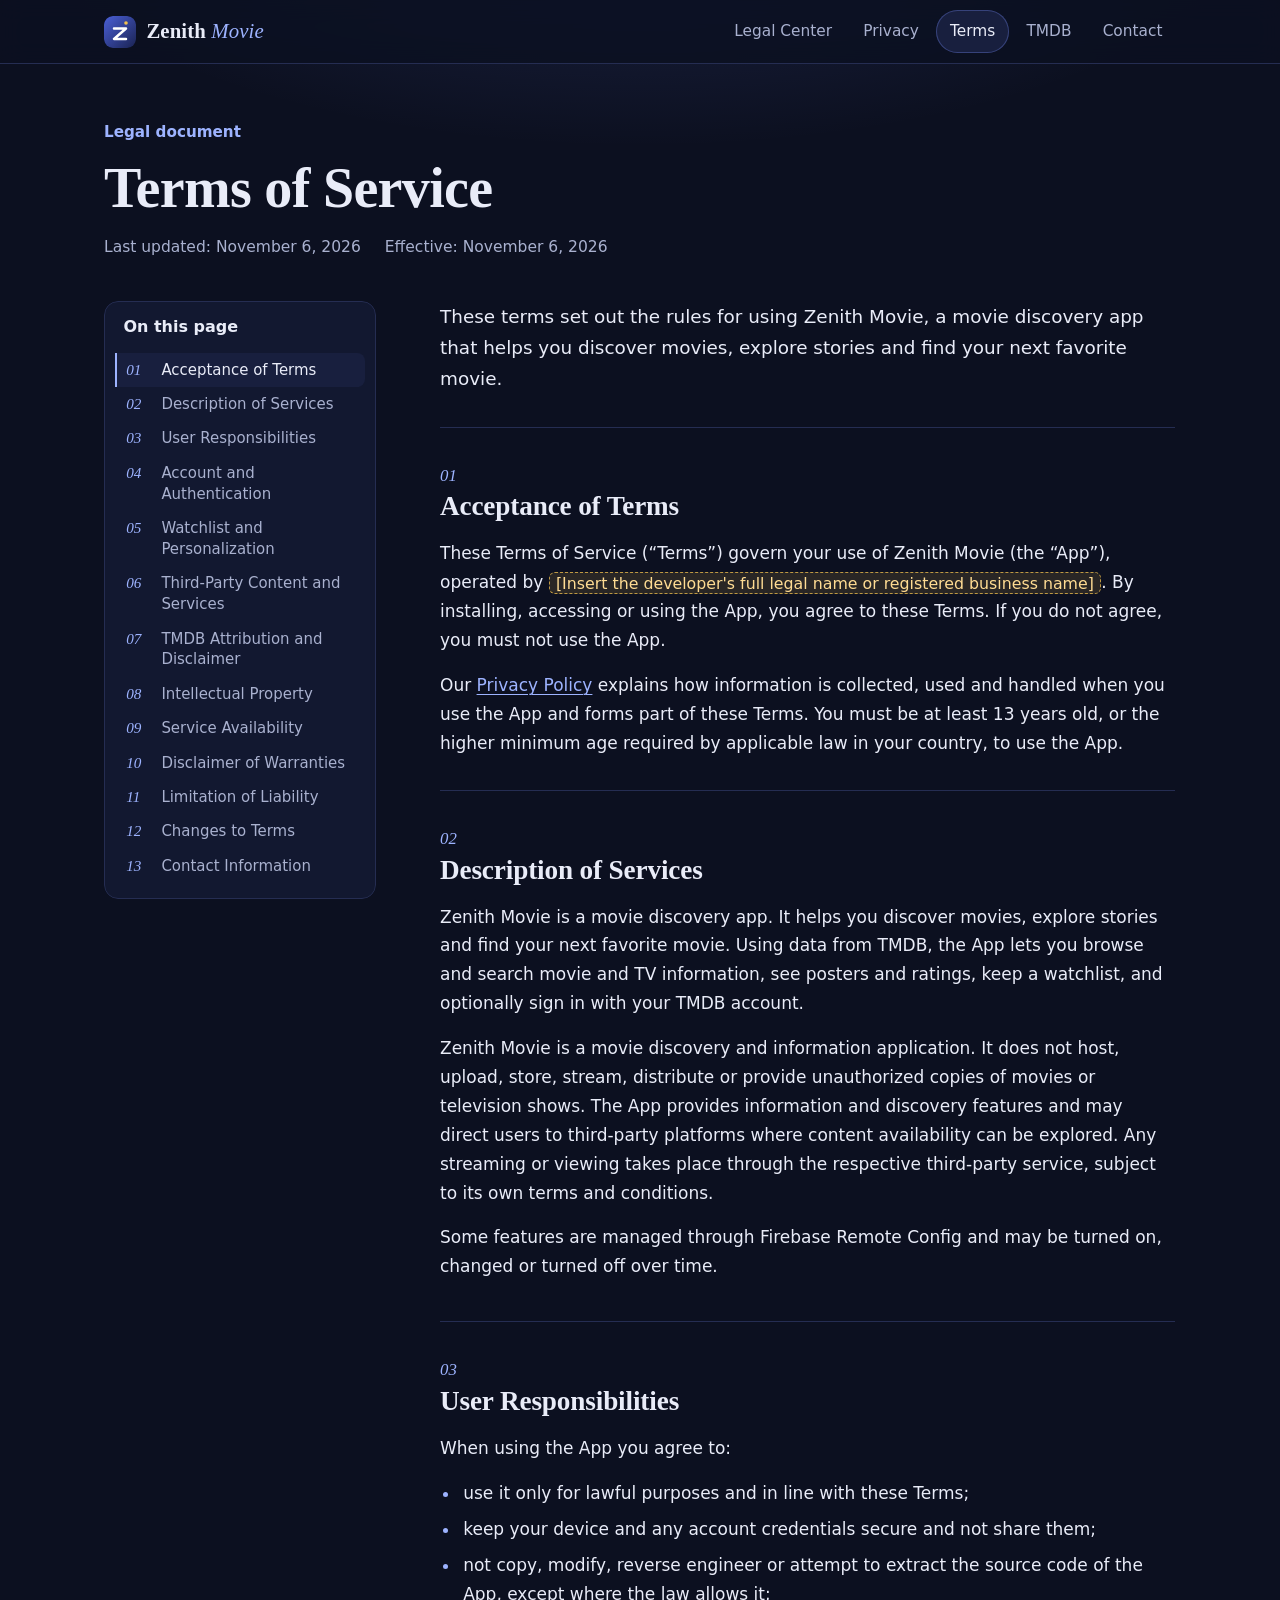
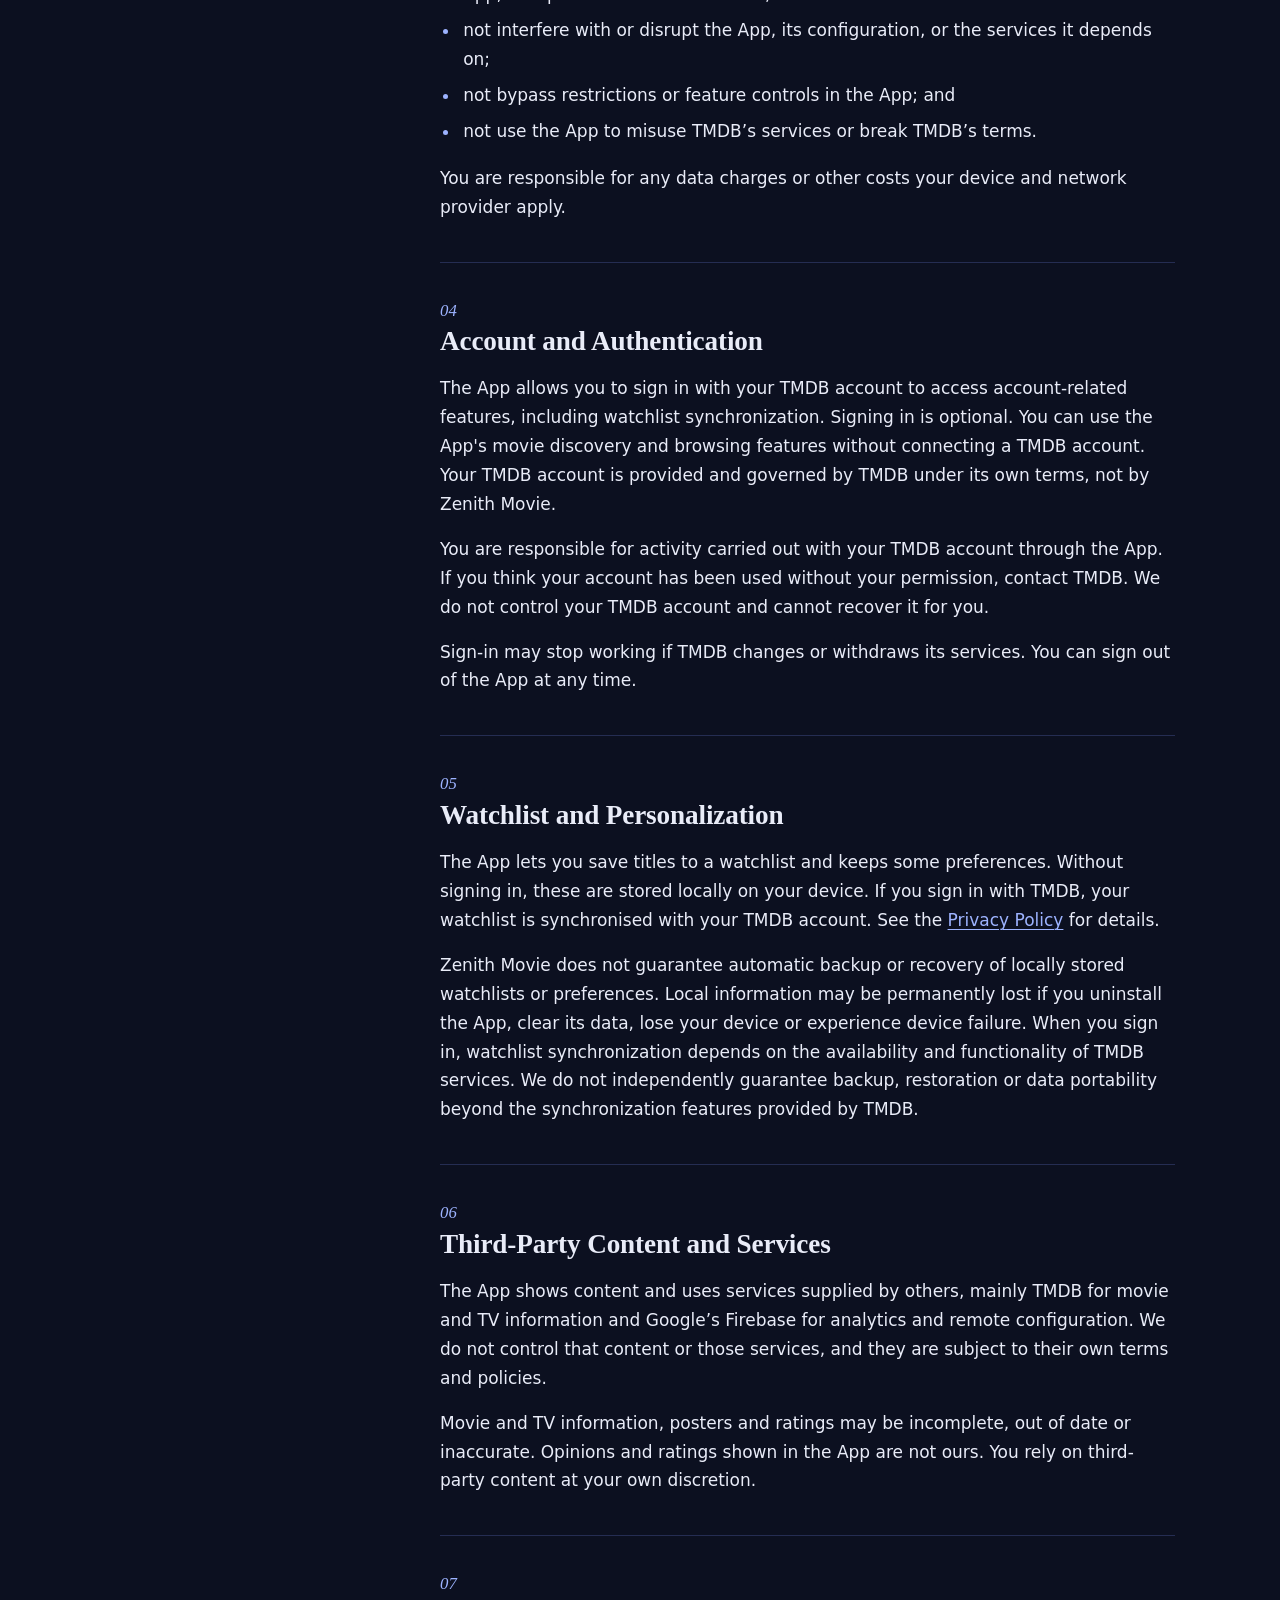
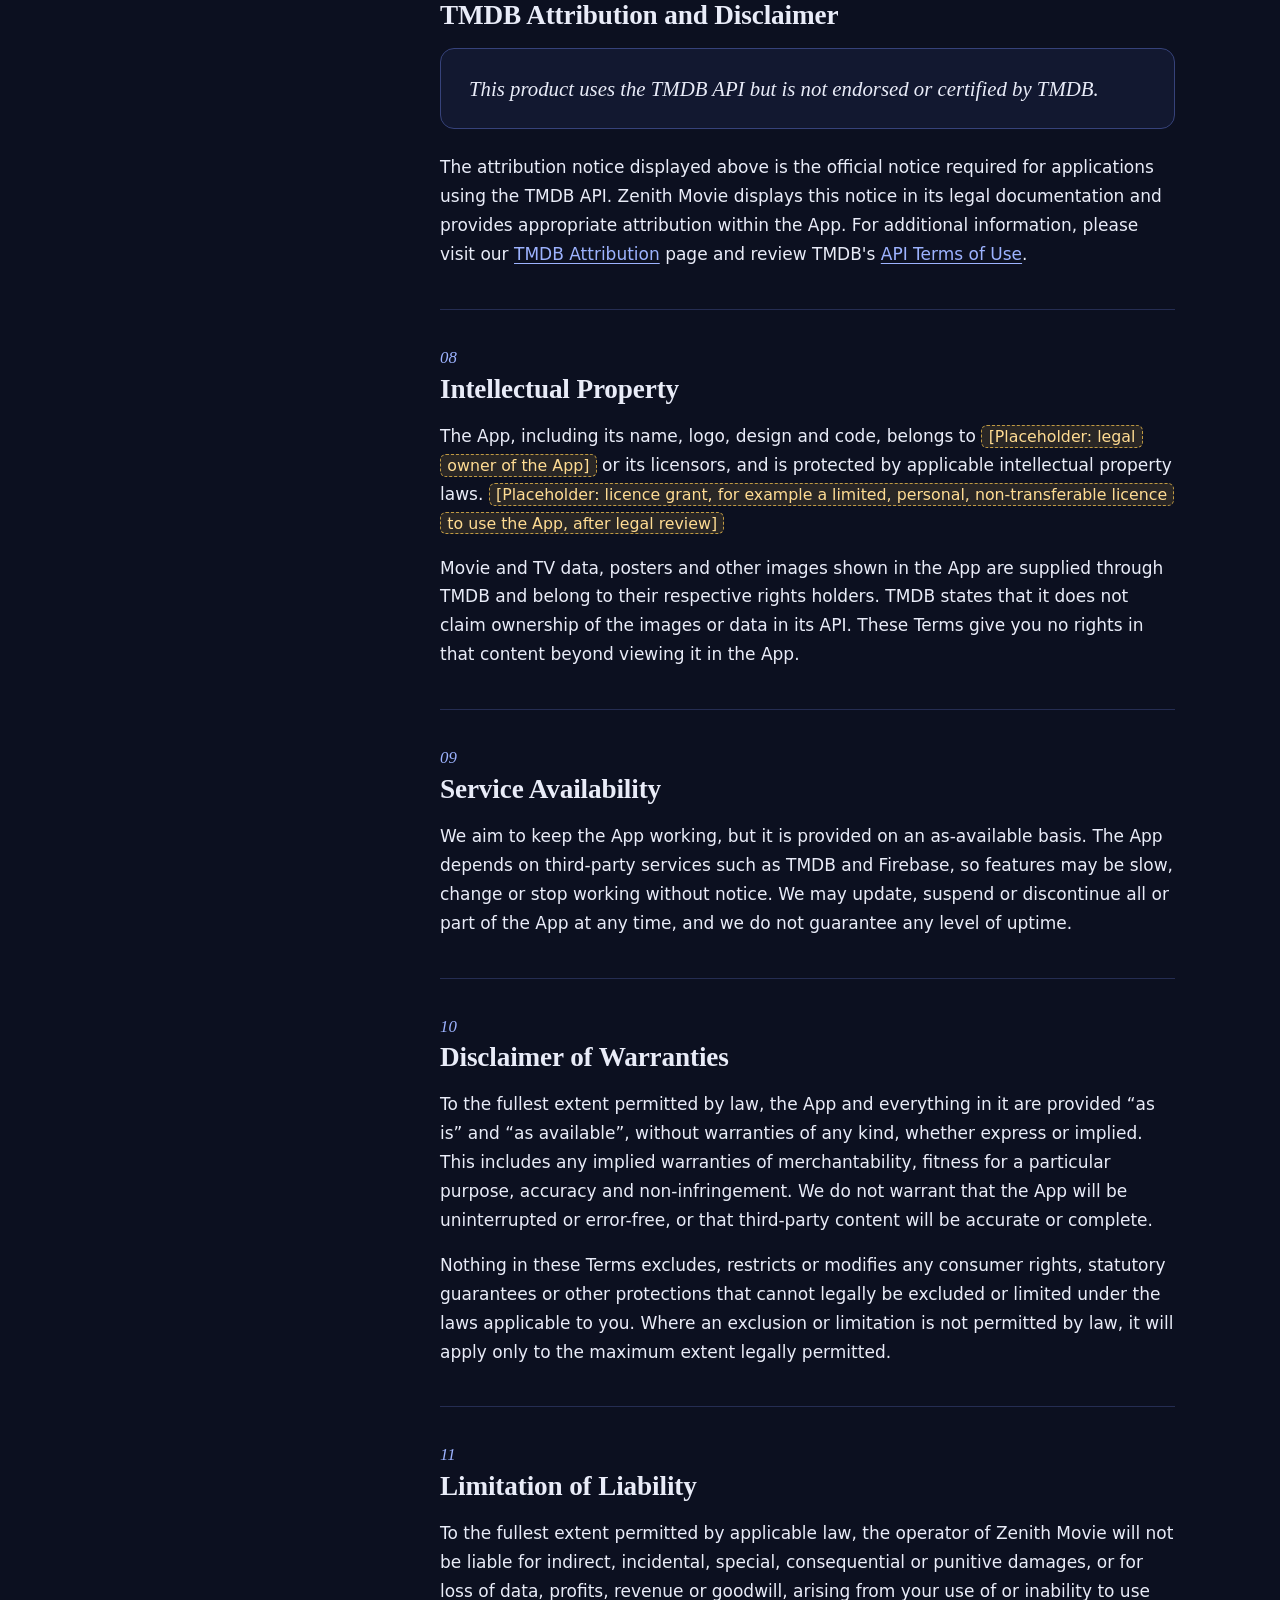
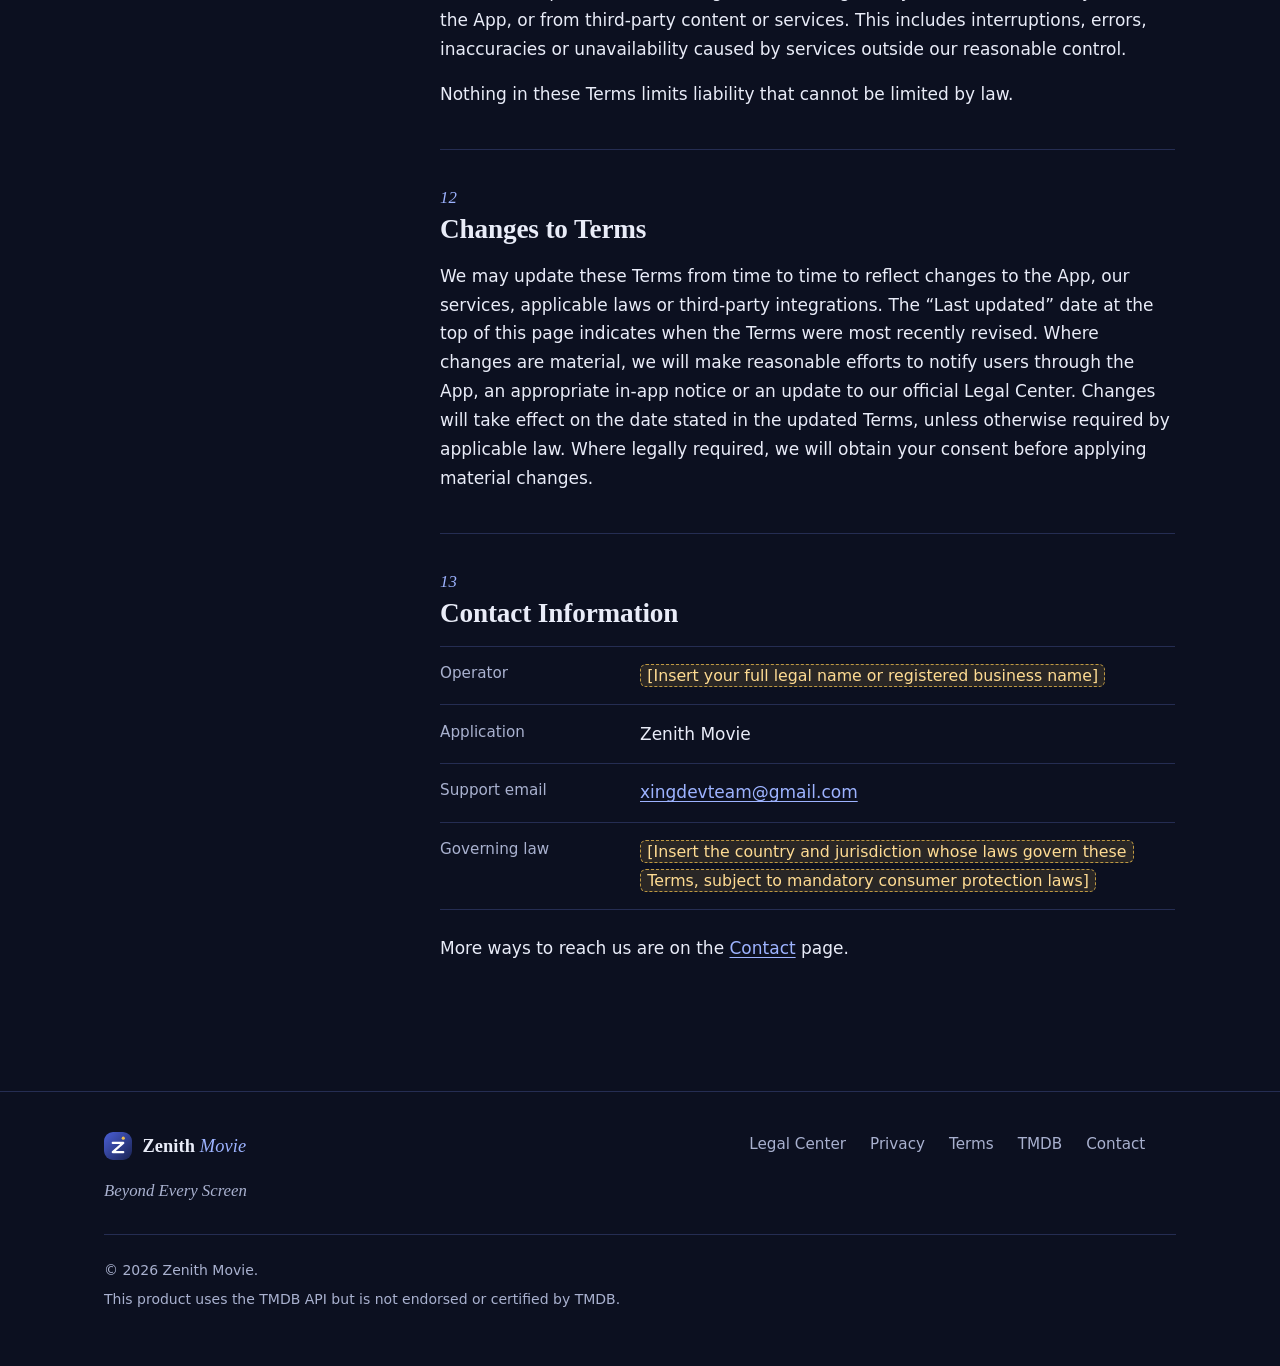
<file: terms-of-service.html>
<!DOCTYPE html>
<html lang="en" class="no-js">
<head>
<meta charset="utf-8">
<meta name="viewport" content="width=device-width, initial-scale=1">
<title>Terms of Service | Zenith Movie</title>
<meta name="description" content="The terms that apply when you use Zenith Movie, including accounts, watchlist, third-party content, TMDB attribution and limits of liability.">
<meta name="theme-color" content="#0c1020">
<meta name="color-scheme" content="dark">
<link rel="canonical" href="https://xingdevteam.github.io/zenith-movie-legal/terms-of-service.html">
<link rel="icon" href="assets/img/favicon.svg" type="image/svg+xml">
<link rel="icon" href="assets/img/favicon-32.png" sizes="32x32" type="image/png">
<link rel="apple-touch-icon" href="assets/img/apple-touch-icon.png">
<meta property="og:type" content="website">
<meta property="og:site_name" content="Zenith Movie">
<meta property="og:title" content="Terms of Service | Zenith Movie">
<meta property="og:description" content="The terms that apply when you use Zenith Movie, including accounts, watchlist, third-party content, TMDB attribution and limits of liability.">
<meta property="og:url" content="https://xingdevteam.github.io/zenith-movie-legal/terms-of-service.html">
<meta property="og:image" content="https://xingdevteam.github.io/zenith-movie-legal/assets/img/og-image.png">
<meta property="og:image:width" content="1200">
<meta property="og:image:height" content="630">
<meta name="twitter:card" content="summary_large_image">
<meta name="twitter:title" content="Terms of Service | Zenith Movie">
<meta name="twitter:description" content="The terms that apply when you use Zenith Movie, including accounts, watchlist, third-party content, TMDB attribution and limits of liability.">
<meta name="twitter:image" content="https://xingdevteam.github.io/zenith-movie-legal/assets/img/og-image.png">
<script>document.documentElement.className=document.documentElement.className.replace("no-js","js");</script>
<link rel="stylesheet" href="assets/css/styles.css">
<script src="assets/js/main.js" defer></script>
</head>
<body>
<a class="skip-link" href="#main">Skip to content</a>
<header class="site-header">
  <div class="container header-inner">
    <a class="brand" href="index.html" aria-label="Zenith Movie Legal Center home">
      <img class="brand-mark" src="assets/img/logo.svg" width="32" height="32" alt="">
      <span class="brand-name">Zenith <em>Movie</em></span>
    </a>
    <button class="nav-toggle" type="button" aria-expanded="false" aria-controls="site-nav">
      <span class="sr-only">Menu</span><span class="nav-toggle-bars" aria-hidden="true"></span>
    </button>
    <nav class="site-nav" id="site-nav" aria-label="Primary">
      <ul>
        <li><a href="index.html">Legal Center</a></li>
        <li><a href="privacy-policy.html">Privacy</a></li>
        <li><a href="terms-of-service.html" aria-current="page">Terms</a></li>
        <li><a href="tmdb-attribution.html">TMDB</a></li>
        <li><a href="contact.html">Contact</a></li>
      </ul>
    </nav>
  </div>
</header>

<main id="main" class="site-main" tabindex="-1">
  <div class="container">
    <div class="doc-header">
      <p class="doc-label">Legal document</p>
      <h1>Terms of Service</h1>
      <p class="doc-meta-line"><span>Last updated: <time datetime="2026-11-06">November 6, 2026</time></span><span>Effective: <time datetime="2026-11-06">November 6, 2026</time></span></p>
    </div>
    <div class="doc-layout">
      <aside class="toc-col">
        <nav aria-label="Table of contents">
          <details class="toc" open>
            <summary>On this page <span class="toc-current" data-toc-current></span></summary>
            <ol>
          <li><a href="#s1"><span class="toc-num">01</span><span class="toc-text">Acceptance of Terms</span></a></li>
          <li><a href="#s2"><span class="toc-num">02</span><span class="toc-text">Description of Services</span></a></li>
          <li><a href="#s3"><span class="toc-num">03</span><span class="toc-text">User Responsibilities</span></a></li>
          <li><a href="#s4"><span class="toc-num">04</span><span class="toc-text">Account and Authentication</span></a></li>
          <li><a href="#s5"><span class="toc-num">05</span><span class="toc-text">Watchlist and Personalization</span></a></li>
          <li><a href="#s6"><span class="toc-num">06</span><span class="toc-text">Third-Party Content and Services</span></a></li>
          <li><a href="#s7"><span class="toc-num">07</span><span class="toc-text">TMDB Attribution and Disclaimer</span></a></li>
          <li><a href="#s8"><span class="toc-num">08</span><span class="toc-text">Intellectual Property</span></a></li>
          <li><a href="#s9"><span class="toc-num">09</span><span class="toc-text">Service Availability</span></a></li>
          <li><a href="#s10"><span class="toc-num">10</span><span class="toc-text">Disclaimer of Warranties</span></a></li>
          <li><a href="#s11"><span class="toc-num">11</span><span class="toc-text">Limitation of Liability</span></a></li>
          <li><a href="#s12"><span class="toc-num">12</span><span class="toc-text">Changes to Terms</span></a></li>
          <li><a href="#s13"><span class="toc-num">13</span><span class="toc-text">Contact Information</span></a></li>
            </ol>
          </details>
        </nav>
      </aside>
      <article class="doc-body">
      <p class="doc-intro">These terms set out the rules for using Zenith Movie, a movie discovery app that helps you discover movies, explore stories and find your next favorite movie.</p>

      <section class="doc-section" id="s1" aria-labelledby="s1-title">
        <span class="num">01</span>
        <h2 id="s1-title" tabindex="-1">Acceptance of Terms</h2>

        <p>
  These Terms of Service (&ldquo;Terms&rdquo;) govern your use of
  Zenith Movie (the &ldquo;App&rdquo;), operated by
  <span class="ph">[Insert the developer's full legal name or registered business name]</span>.
  By installing, accessing or using the App, you agree to these Terms.
  If you do not agree, you must not use the App.
</p>

<p>
  Our <a href="privacy-policy.html">Privacy Policy</a> explains how
  information is collected, used and handled when you use the App and
  forms part of these Terms. You must be at least 13 years old, or
  the higher minimum age required by applicable law in your country,
  to use the App.
</p>
      <section class="doc-section" id="s2" aria-labelledby="s2-title">
        <span class="num">02</span>
        <h2 id="s2-title" tabindex="-1">Description of Services</h2>

        <p>Zenith Movie is a movie discovery app. It helps you discover movies, explore stories and find your next favorite movie. Using data from TMDB, the App lets you browse and search movie and TV information, see posters and ratings, keep a watchlist, and optionally sign in with your TMDB account.</p>
        <p>
  Zenith Movie is a movie discovery and information application.
  It does not host, upload, store, stream, distribute or provide
  unauthorized copies of movies or television shows. The App
  provides information and discovery features and may direct users
  to third-party platforms where content availability can be explored.
  Any streaming or viewing takes place through the respective
  third-party service, subject to its own terms and conditions.
</p>
        <p>Some features are managed through Firebase Remote Config and may be turned on, changed or turned off over time.</p>
      </section>
      <section class="doc-section" id="s3" aria-labelledby="s3-title">
        <span class="num">03</span>
        <h2 id="s3-title" tabindex="-1">User Responsibilities</h2>

        <p>When using the App you agree to:</p>
        <ul>
          <li>use it only for lawful purposes and in line with these Terms;</li>
          <li>keep your device and any account credentials secure and not share them;</li>
          <li>not copy, modify, reverse engineer or attempt to extract the source code of the App, except where the law allows it;</li>
          <li>not interfere with or disrupt the App, its configuration, or the services it depends on;</li>
          <li>not bypass restrictions or feature controls in the App; and</li>
          <li>not use the App to misuse TMDB&rsquo;s services or break TMDB&rsquo;s terms.</li>
        </ul>
        <p>You are responsible for any data charges or other costs your device and network provider apply.</p>
      </section>
      <section class="doc-section" id="s4" aria-labelledby="s4-title">
        <span class="num">04</span>
        <h2 id="s4-title" tabindex="-1">Account and Authentication</h2>

        <p>
  The App allows you to sign in with your TMDB account to access
  account-related features, including watchlist synchronization.
  Signing in is optional. You can use the App's movie discovery
  and browsing features without connecting a TMDB account.
  Your TMDB account is provided and governed by TMDB under
  its own terms, not by Zenith Movie.
</p>
        <p>You are responsible for activity carried out with your TMDB account through the App. If you think your account has been used without your permission, contact TMDB. We do not control your TMDB account and cannot recover it for you.</p>
        <p>Sign-in may stop working if TMDB changes or withdraws its services. You can sign out of the App at any time.</p>
      </section>
      <section class="doc-section" id="s5" aria-labelledby="s5-title">
        <span class="num">05</span>
        <h2 id="s5-title" tabindex="-1">Watchlist and Personalization</h2>

        <p>The App lets you save titles to a watchlist and keeps some preferences. Without signing in, these are stored locally on your device. If you sign in with TMDB, your watchlist is synchronised with your TMDB account. See the <a href="privacy-policy.html#s3">Privacy Policy</a> for details.</p>
        <p>
  Zenith Movie does not guarantee automatic backup or recovery
  of locally stored watchlists or preferences. Local information
  may be permanently lost if you uninstall the App, clear its data,
  lose your device or experience device failure. When you sign in,
  watchlist synchronization depends on the availability and
  functionality of TMDB services. We do not independently guarantee
  backup, restoration or data portability beyond the synchronization
  features provided by TMDB.
</p>
      </section>
      <section class="doc-section" id="s6" aria-labelledby="s6-title">
        <span class="num">06</span>
        <h2 id="s6-title" tabindex="-1">Third-Party Content and Services</h2>

        <p>The App shows content and uses services supplied by others, mainly TMDB for movie and TV information and Google&rsquo;s Firebase for analytics and remote configuration. We do not control that content or those services, and they are subject to their own terms and policies.</p>
        <p>Movie and TV information, posters and ratings may be incomplete, out of date or inaccurate. Opinions and ratings shown in the App are not ours. You rely on third-party content at your own discretion.</p>
      </section>
      <section class="doc-section" id="s7" aria-labelledby="s7-title">
        <span class="num">07</span>
        <h2 id="s7-title" tabindex="-1">TMDB Attribution and Disclaimer</h2>

        <div class="notice-quote">This product uses the TMDB API but is not endorsed or certified by TMDB.</div>
        <p>
  The attribution notice displayed above is the official notice
  required for applications using the TMDB API. Zenith Movie
  displays this notice in its legal documentation and provides
  appropriate attribution within the App. For additional
  information, please visit our
  <a href="tmdb-attribution.html">TMDB Attribution</a> page
  and review TMDB's
  <a href="https://www.themoviedb.org/api-terms-of-use"
     target="_blank"
     rel="noopener noreferrer">API Terms of Use</a>.
</p>
      </section>
      <section class="doc-section" id="s8" aria-labelledby="s8-title">
        <span class="num">08</span>
        <h2 id="s8-title" tabindex="-1">Intellectual Property</h2>

        <p>The App, including its name, logo, design and code, belongs to <span class="ph">[Placeholder: legal owner of the App]</span> or its licensors, and is protected by applicable intellectual property laws. <span class="ph">[Placeholder: licence grant, for example a limited, personal, non-transferable licence to use the App, after legal review]</span></p>
        <p>Movie and TV data, posters and other images shown in the App are supplied through TMDB and belong to their respective rights holders. TMDB states that it does not claim ownership of the images or data in its API. These Terms give you no rights in that content beyond viewing it in the App.</p>
      </section>
      <section class="doc-section" id="s9" aria-labelledby="s9-title">
        <span class="num">09</span>
        <h2 id="s9-title" tabindex="-1">Service Availability</h2>

        <p>We aim to keep the App working, but it is provided on an as-available basis. The App depends on third-party services such as TMDB and Firebase, so features may be slow, change or stop working without notice. We may update, suspend or discontinue all or part of the App at any time, and we do not guarantee any level of uptime.</p>
      </section>
      <section class="doc-section" id="s10" aria-labelledby="s10-title">
        <span class="num">10</span>
        <h2 id="s10-title" tabindex="-1">Disclaimer of Warranties</h2>

        <p>To the fullest extent permitted by law, the App and everything in it are provided &ldquo;as is&rdquo; and &ldquo;as available&rdquo;, without warranties of any kind, whether express or implied. This includes any implied warranties of merchantability, fitness for a particular purpose, accuracy and non-infringement. We do not warrant that the App will be uninterrupted or error-free, or that third-party content will be accurate or complete.</p>
        <p>
  Nothing in these Terms excludes, restricts or modifies any
  consumer rights, statutory guarantees or other protections
  that cannot legally be excluded or limited under the laws
  applicable to you. Where an exclusion or limitation is not
  permitted by law, it will apply only to the maximum extent
  legally permitted.
</p>
      </section>
      <section class="doc-section" id="s11" aria-labelledby="s11-title">
        <span class="num">11</span>
        <h2 id="s11-title" tabindex="-1">Limitation of Liability</h2>

        <p>
  To the fullest extent permitted by applicable law, the operator
  of Zenith Movie will not be liable for indirect, incidental,
  special, consequential or punitive damages, or for loss of data,
  profits, revenue or goodwill, arising from your use of or
  inability to use the App, or from third-party content or services.
  This includes interruptions, errors, inaccuracies or unavailability
  caused by services outside our reasonable control.
</p>
        <p>Nothing in these Terms limits liability that cannot be limited by law.</p>
      </section>
      <section class="doc-section" id="s12" aria-labelledby="s12-title">
        <span class="num">12</span>
        <h2 id="s12-title" tabindex="-1">Changes to Terms</h2>

        <p>
  We may update these Terms from time to time to reflect changes
  to the App, our services, applicable laws or third-party
  integrations. The &ldquo;Last updated&rdquo; date at the top
  of this page indicates when the Terms were most recently revised.
  Where changes are material, we will make reasonable efforts
  to notify users through the App, an appropriate in-app notice
  or an update to our official Legal Center. Changes will take
  effect on the date stated in the updated Terms, unless otherwise
  required by applicable law. Where legally required, we will
  obtain your consent before applying material changes.
</p>
      </section>
      <section class="doc-section" id="s13" aria-labelledby="s13-title">
        <span class="num">13</span>
        <h2 id="s13-title" tabindex="-1">Contact Information</h2>

        <dl class="detail-list">
  <div>
    <dt>Operator</dt>
    <dd>
      <span class="ph">[Insert your full legal name or registered business name]</span>
    </dd>
  </div>

  <div>
    <dt>Application</dt>
    <dd>Zenith Movie</dd>
  </div>

  <div>
    <dt>Support email</dt>
    <dd>
      <a href="mailto:xingdevteam@gmail.com">
        xingdevteam@gmail.com
      </a>
    </dd>
  </div>

  <div>
    <dt>Governing law</dt>
    <dd>
      <span class="ph">[Insert the country and jurisdiction whose laws govern these Terms, subject to mandatory consumer protection laws]</span>
    </dd>
  </div>
</dl>
        <p>More ways to reach us are on the <a href="contact.html">Contact</a> page.</p>
      </section>
      </article>
    </div>
  </div>
</main>

<footer class="site-footer">
  <div class="container footer-grid">
    <div class="footer-brand">
      <a class="brand" href="index.html">
        <img class="brand-mark" src="assets/img/logo.svg" width="28" height="28" alt="">
        <span class="brand-name">Zenith <em>Movie</em></span>
      </a>
      <p class="footer-tagline">Beyond Every Screen</p>
    </div>
    <nav aria-label="Footer">
      <ul class="footer-links">
        <li><a href="index.html">Legal Center</a></li>
        <li><a href="privacy-policy.html">Privacy</a></li>
        <li><a href="terms-of-service.html">Terms</a></li>
        <li><a href="tmdb-attribution.html">TMDB</a></li>
        <li><a href="contact.html">Contact</a></li>
      </ul>
    </nav>
    <div class="footer-legal">
      <p>&copy; <span data-year>2026</span> Zenith Movie.</p>
      <p>This product uses the TMDB API but is not endorsed or certified by TMDB.</p>
    </div>
  </div>
</footer>
<button class="to-top" type="button" aria-label="Back to top">
  <svg viewBox="0 0 24 24" fill="none" stroke="currentColor" stroke-width="2.5" stroke-linecap="round" stroke-linejoin="round" aria-hidden="true"><path d="M12 19V5M5 12l7-7 7 7"/></svg>
</button>
</body>
</html>
</file>
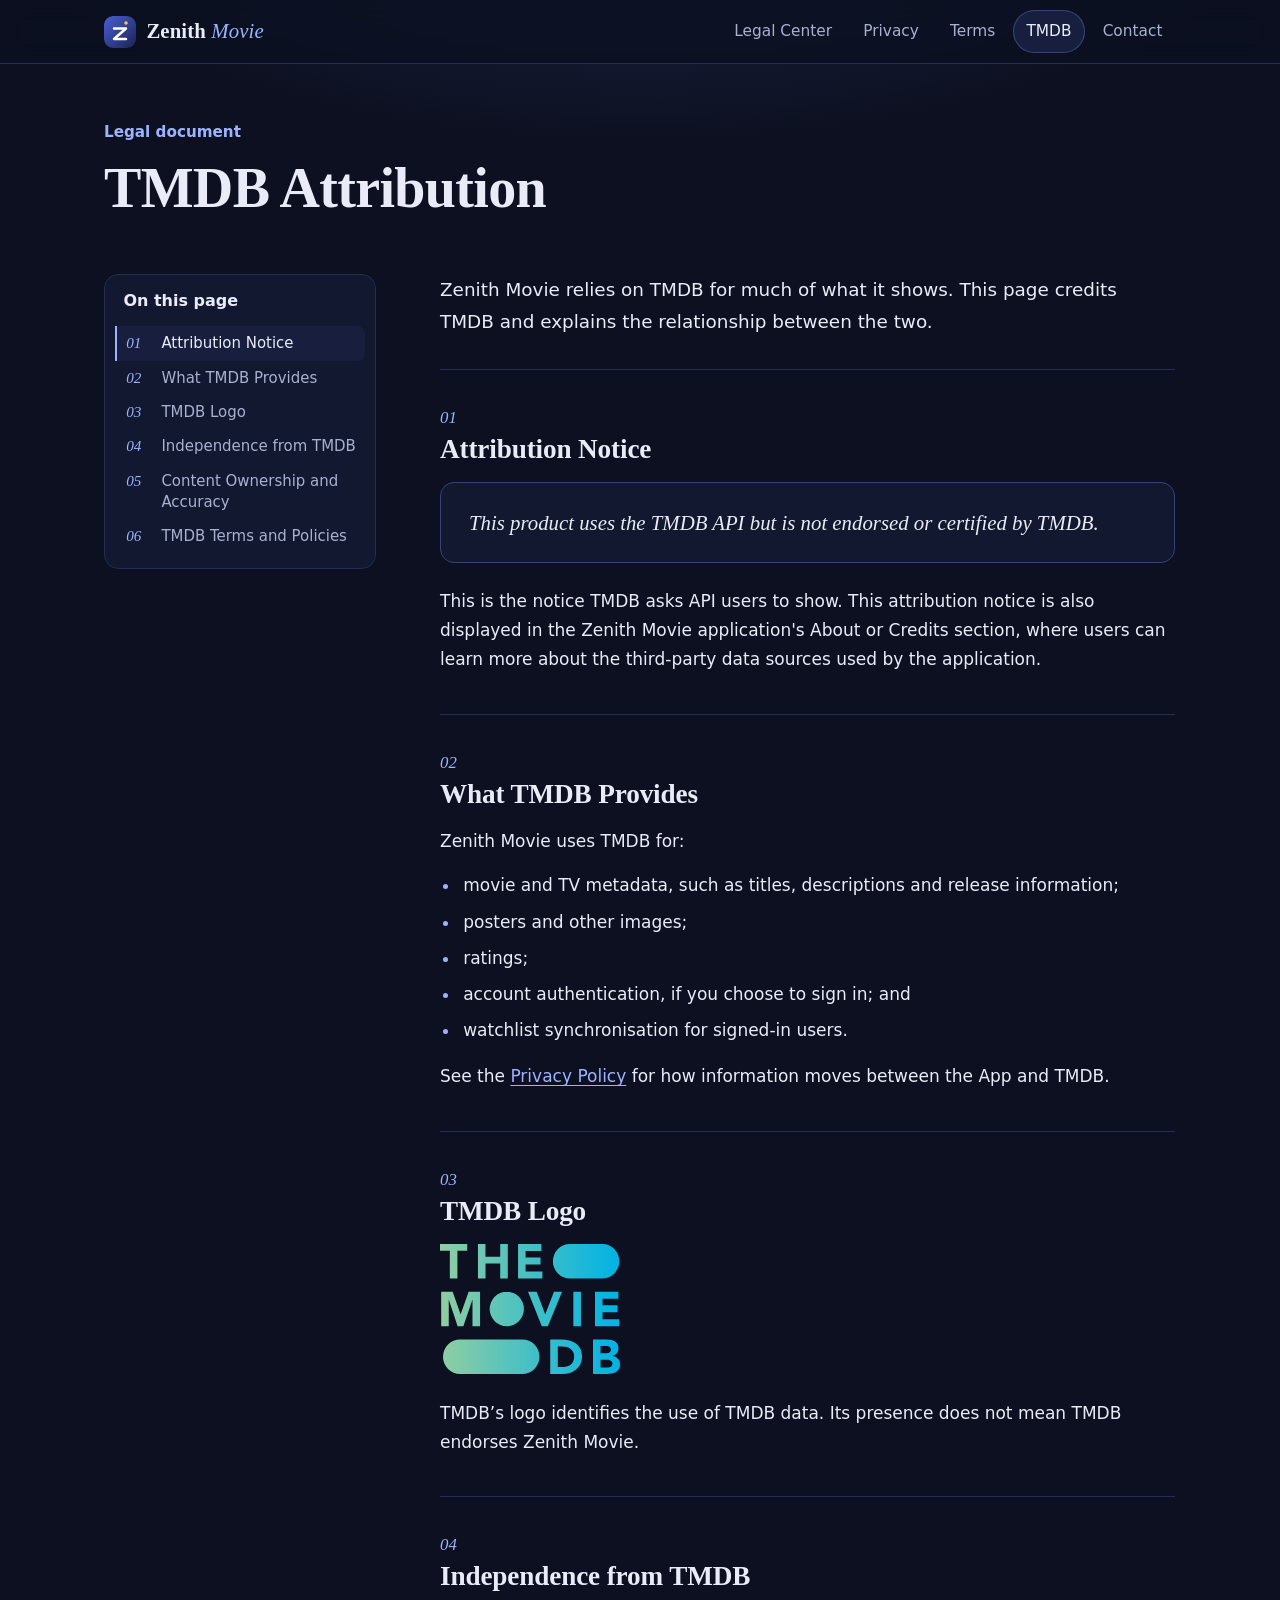
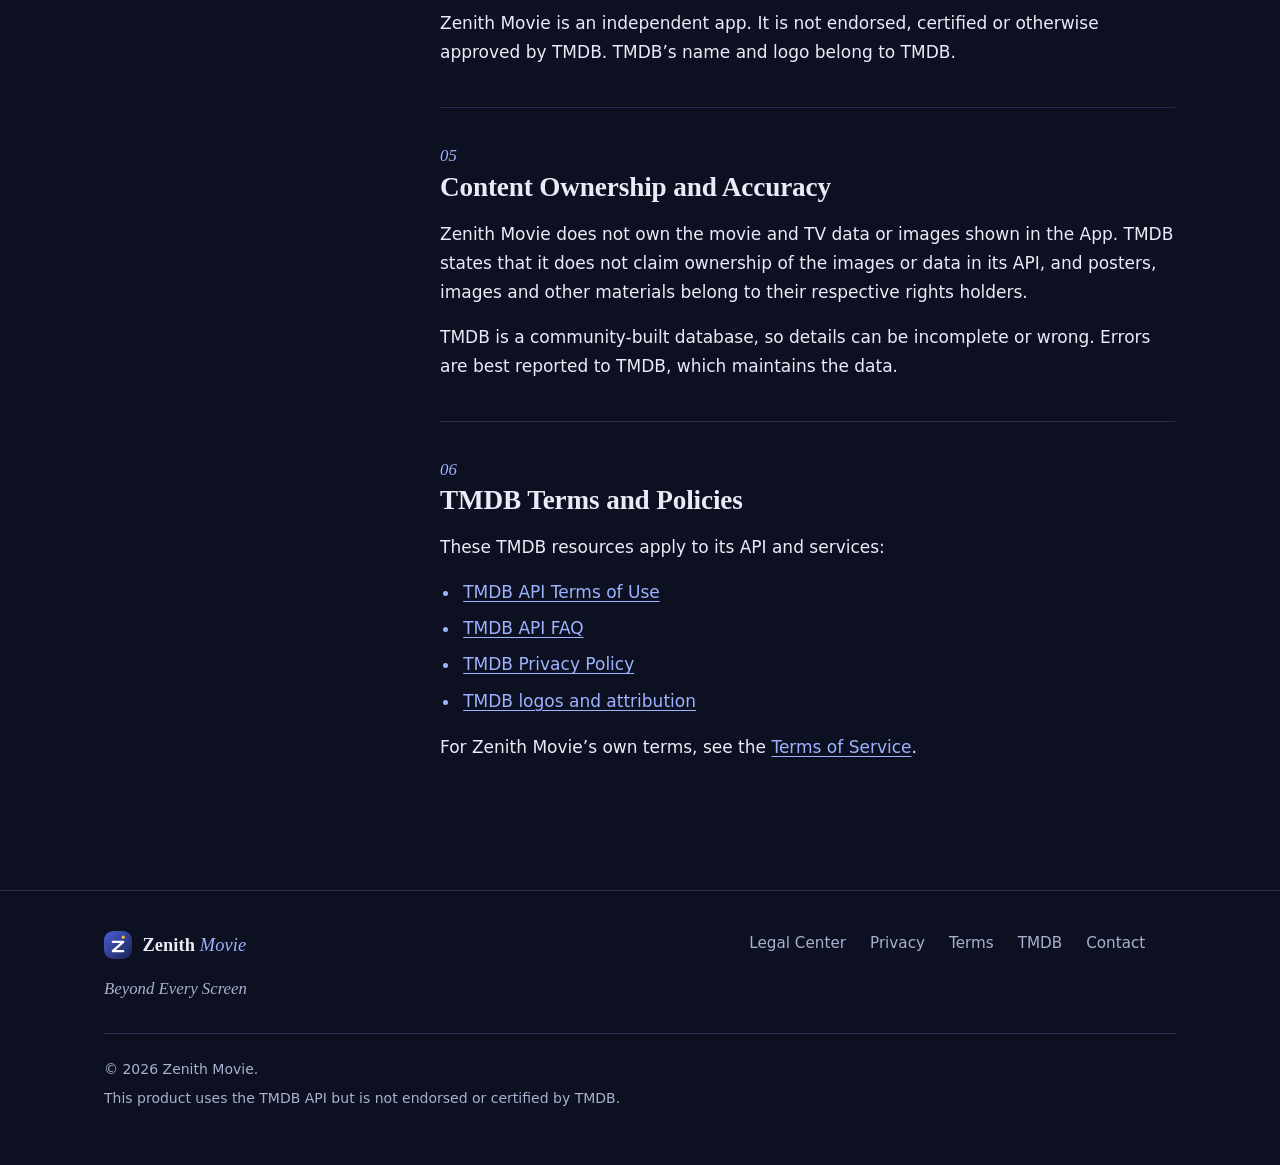
<file: tmdb-attribution.html>
<!DOCTYPE html>
<html lang="en" class="no-js">
<head>
<meta charset="utf-8">
<meta name="viewport" content="width=device-width, initial-scale=1">
<title>TMDB Attribution | Zenith Movie</title>
<meta name="description" content="Zenith Movie uses the TMDB API for movie and TV data, posters and ratings, but is not endorsed or certified by TMDB.">
<meta name="theme-color" content="#0c1020">
<meta name="color-scheme" content="dark">
<link rel="canonical" href="https://xingdevteam.github.io/zenith-movie-legal/tmdb-attribution.html">
<link rel="icon" href="assets/img/favicon.svg" type="image/svg+xml">
<link rel="icon" href="assets/img/favicon-32.png" sizes="32x32" type="image/png">
<link rel="apple-touch-icon" href="assets/img/apple-touch-icon.png">
<meta property="og:type" content="website">
<meta property="og:site_name" content="Zenith Movie">
<meta property="og:title" content="TMDB Attribution | Zenith Movie">
<meta property="og:description" content="Zenith Movie uses the TMDB API for movie and TV data, posters and ratings, but is not endorsed or certified by TMDB.">
<meta property="og:url" content="https://xingdevteam.github.io/zenith-movie-legal/tmdb-attribution.html">
<meta property="og:image" content="https://xingdevteam.github.io/zenith-movie-legal/assets/img/og-image.png">
<meta property="og:image:width" content="1200">
<meta property="og:image:height" content="630">
<meta name="twitter:card" content="summary_large_image">
<meta name="twitter:title" content="TMDB Attribution | Zenith Movie">
<meta name="twitter:description" content="Zenith Movie uses the TMDB API for movie and TV data, posters and ratings, but is not endorsed or certified by TMDB.">
<meta name="twitter:image" content="https://xingdevteam.github.io/zenith-movie-legal/assets/img/og-image.png">
<script>document.documentElement.className=document.documentElement.className.replace("no-js","js");</script>
<link rel="stylesheet" href="assets/css/styles.css">
<script src="assets/js/main.js" defer></script>
</head>
<body>
<a class="skip-link" href="#main">Skip to content</a>
<header class="site-header">
  <div class="container header-inner">
    <a class="brand" href="index.html" aria-label="Zenith Movie Legal Center home">
      <img class="brand-mark" src="assets/img/logo.svg" width="32" height="32" alt="">
      <span class="brand-name">Zenith <em>Movie</em></span>
    </a>
    <button class="nav-toggle" type="button" aria-expanded="false" aria-controls="site-nav">
      <span class="sr-only">Menu</span><span class="nav-toggle-bars" aria-hidden="true"></span>
    </button>
    <nav class="site-nav" id="site-nav" aria-label="Primary">
      <ul>
        <li><a href="index.html">Legal Center</a></li>
        <li><a href="privacy-policy.html">Privacy</a></li>
        <li><a href="terms-of-service.html">Terms</a></li>
        <li><a href="tmdb-attribution.html" aria-current="page">TMDB</a></li>
        <li><a href="contact.html">Contact</a></li>
      </ul>
    </nav>
  </div>
</header>

<main id="main" class="site-main" tabindex="-1">
  <div class="container">
    <div class="doc-header">
      <p class="doc-label">Legal document</p>
      <h1>TMDB Attribution</h1>
    </div>
    <div class="doc-layout">
      <aside class="toc-col">
        <nav aria-label="Table of contents">
          <details class="toc" open>
            <summary>On this page <span class="toc-current" data-toc-current></span></summary>
            <ol>
          <li><a href="#s1"><span class="toc-num">01</span><span class="toc-text">Attribution Notice</span></a></li>
          <li><a href="#s2"><span class="toc-num">02</span><span class="toc-text">What TMDB Provides</span></a></li>
          <li><a href="#s3"><span class="toc-num">03</span><span class="toc-text">TMDB Logo</span></a></li>
          <li><a href="#s4"><span class="toc-num">04</span><span class="toc-text">Independence from TMDB</span></a></li>
          <li><a href="#s5"><span class="toc-num">05</span><span class="toc-text">Content Ownership and Accuracy</span></a></li>
          <li><a href="#s6"><span class="toc-num">06</span><span class="toc-text">TMDB Terms and Policies</span></a></li>
            </ol>
          </details>
        </nav>
      </aside>
      <article class="doc-body">
      <p class="doc-intro">Zenith Movie relies on TMDB for much of what it shows. This page credits TMDB and explains the relationship between the two.</p>

      <section class="doc-section" id="s1" aria-labelledby="s1-title">
        <span class="num">01</span>
        <h2 id="s1-title" tabindex="-1">Attribution Notice</h2>

        <div class="notice-quote">This product uses the TMDB API but is not endorsed or certified by TMDB.</div>
        <p>This is the notice TMDB asks API users to show. <span>This attribution notice is also displayed in the Zenith Movie application's About or Credits section, where users can learn more about the third-party data sources used by the application.</span></p>
      </section>
      <section class="doc-section" id="s2" aria-labelledby="s2-title">
        <span class="num">02</span>
        <h2 id="s2-title" tabindex="-1">What TMDB Provides</h2>

        <p>Zenith Movie uses TMDB for:</p>
        <ul>
          <li>movie and TV metadata, such as titles, descriptions and release information;</li>
          <li>posters and other images;</li>
          <li>ratings;</li>
          <li>account authentication, if you choose to sign in; and</li>
          <li>watchlist synchronisation for signed-in users.</li>
        </ul>
        <p>See the <a href="privacy-policy.html#s5">Privacy Policy</a> for how information moves between the App and TMDB.</p>
      </section>
      <section class="doc-section" id="s3" aria-labelledby="s3-title">
        <span class="num">03</span>
        <h2 id="s3-title" tabindex="-1">TMDB Logo</h2>

        <p>
  <a href="https://www.themoviedb.org" rel="noopener noreferrer">
    <img class="tmdb-logo" src="assets/img/tmdb-logo.svg" alt="TMDB logo" width="180" height="24">
  </a>
</p>
        <p>TMDB&rsquo;s logo identifies the use of TMDB data. Its presence does not mean TMDB endorses Zenith Movie.</p>
      </section>
      <section class="doc-section" id="s4" aria-labelledby="s4-title">
        <span class="num">04</span>
        <h2 id="s4-title" tabindex="-1">Independence from TMDB</h2>

        <p>Zenith Movie is an independent app. It is not endorsed, certified or otherwise approved by TMDB. TMDB&rsquo;s name and logo belong to TMDB.</p>
      </section>
      <section class="doc-section" id="s5" aria-labelledby="s5-title">
        <span class="num">05</span>
        <h2 id="s5-title" tabindex="-1">Content Ownership and Accuracy</h2>

        <p>Zenith Movie does not own the movie and TV data or images shown in the App. TMDB states that it does not claim ownership of the images or data in its API, and posters, images and other materials belong to their respective rights holders.</p>
        <p>TMDB is a community-built database, so details can be incomplete or wrong. Errors are best reported to TMDB, which maintains the data.</p>
      </section>
      <section class="doc-section" id="s6" aria-labelledby="s6-title">
        <span class="num">06</span>
        <h2 id="s6-title" tabindex="-1">TMDB Terms and Policies</h2>

        <p>These TMDB resources apply to its API and services:</p>
        <ul>
          <li><a href="https://www.themoviedb.org/api-terms-of-use" rel="noopener noreferrer">TMDB API Terms of Use</a></li>
          <li><a href="https://developer.themoviedb.org/docs/faq" rel="noopener noreferrer">TMDB API FAQ</a></li>
          <li><a href="https://www.themoviedb.org/privacy-policy" rel="noopener noreferrer">TMDB Privacy Policy</a></li>
          <li><a href="https://www.themoviedb.org/about/logos-attribution" rel="noopener noreferrer">TMDB logos and attribution</a></li>
        </ul>
        <p>For Zenith Movie&rsquo;s own terms, see the <a href="terms-of-service.html#s7">Terms of Service</a>.</p>
      </section>
      </article>
    </div>
  </div>
</main>

<footer class="site-footer">
  <div class="container footer-grid">
    <div class="footer-brand">
      <a class="brand" href="index.html">
        <img class="brand-mark" src="assets/img/logo.svg" width="28" height="28" alt="">
        <span class="brand-name">Zenith <em>Movie</em></span>
      </a>
      <p class="footer-tagline">Beyond Every Screen</p>
    </div>
    <nav aria-label="Footer">
      <ul class="footer-links">
        <li><a href="index.html">Legal Center</a></li>
        <li><a href="privacy-policy.html">Privacy</a></li>
        <li><a href="terms-of-service.html">Terms</a></li>
        <li><a href="tmdb-attribution.html">TMDB</a></li>
        <li><a href="contact.html">Contact</a></li>
      </ul>
    </nav>
    <div class="footer-legal">
      <p>&copy; <span data-year>2026</span> Zenith Movie.</p>
      <p>This product uses the TMDB API but is not endorsed or certified by TMDB.</p>
    </div>
  </div>
</footer>
<button class="to-top" type="button" aria-label="Back to top">
  <svg viewBox="0 0 24 24" fill="none" stroke="currentColor" stroke-width="2.5" stroke-linecap="round" stroke-linejoin="round" aria-hidden="true"><path d="M12 19V5M5 12l7-7 7 7"/></svg>
</button>
</body>
</html>
</file>
<file: assets/css/styles.css>
/* ==========================================================================
   Zenith Movie Legal Center — shared styles
   Plain CSS, no dependencies. System fonts only (fast, no network requests).
   ========================================================================== */

/* ---------- Design tokens ---------- */
:root {
  --bg: #0c1020;
  --bg-elev: #121830;
  --bg-soft: #181f3e;
  --line: #252d52;
  --line-strong: #36427a;

  --text: #e9ecf8;
  --text-muted: #a9b1cf;
  --accent: #9db3ff;
  --accent-strong: #c6d2ff;

  --gold: #f2c14e;
  --gold-text: #ffdc93;
  --gold-bg: rgba(242, 193, 78, 0.12);

  --tag-local: #7fd9c3;
  --tag-tmdb: #9db3ff;
  --tag-firebase: #ff9db8;

  --radius: 14px;
  --radius-sm: 8px;
  --header-h: 64px;
  --container: 1120px;
  --prose: 68ch;

  --serif: "Iowan Old Style", "Palatino Linotype", Palatino, "Book Antiqua", Georgia, serif;
  --sans: system-ui, -apple-system, "Segoe UI", Roboto, "Helvetica Neue", Arial, sans-serif;
}

/* ---------- Reset / base ---------- */
*,
*::before,
*::after { box-sizing: border-box; }

html {
  color-scheme: dark;
  -webkit-text-size-adjust: 100%;
  scroll-padding-top: calc(var(--header-h) + 16px);
}

@media (prefers-reduced-motion: no-preference) {
  html { scroll-behavior: smooth; }
}

body {
  margin: 0;
  min-height: 100vh;
  display: flex;
  flex-direction: column;
  background:
    radial-gradient(60rem 26rem at 50% -9rem, rgba(110, 134, 255, 0.2), transparent 70%),
    var(--bg);
  background-repeat: no-repeat;
  color: var(--text);
  font: 400 1.0625rem/1.7 var(--sans);
  text-rendering: optimizeLegibility;
}

img, svg { max-width: 100%; height: auto; }

a {
  color: var(--accent);
  text-decoration-thickness: 1px;
  text-underline-offset: 0.2em;
}
a:hover { color: var(--accent-strong); }

:focus-visible {
  outline: 2px solid var(--accent-strong);
  outline-offset: 3px;
  border-radius: 4px;
}

::selection { background: rgba(157, 179, 255, 0.35); color: #fff; }

.sr-only {
  position: absolute !important;
  width: 1px; height: 1px;
  padding: 0; margin: -1px;
  overflow: hidden;
  clip: rect(0, 0, 0, 0);
  white-space: nowrap;
  border: 0;
}

.skip-link {
  position: absolute;
  left: 1rem; top: -4rem;
  z-index: 100;
  padding: 0.6rem 1rem;
  background: var(--accent-strong);
  color: #0c1020;
  font-weight: 600;
  border-radius: var(--radius-sm);
  text-decoration: none;
}
.skip-link:focus { top: 0.75rem; color: #0c1020; }

.container {
  width: 100%;
  max-width: var(--container);
  margin-inline: auto;
  padding-inline: 1.5rem;
}

/* ---------- Header ---------- */
.site-header {
  position: sticky;
  top: 0;
  z-index: 50;
  height: var(--header-h);
  background: rgba(12, 16, 32, 0.82);
  -webkit-backdrop-filter: saturate(1.2) blur(12px);
  backdrop-filter: saturate(1.2) blur(12px);
  border-bottom: 1px solid var(--line);
}

.header-inner {
  height: 100%;
  display: flex;
  align-items: center;
  justify-content: space-between;
  gap: 1rem;
}

.brand {
  display: inline-flex;
  align-items: center;
  gap: 0.65rem;
  color: var(--text);
  text-decoration: none;
}
.brand:hover { color: var(--text); }
.brand-mark { display: block; border-radius: 9px; }
.brand-name {
  font: 600 1.3rem/1 var(--serif);
  letter-spacing: 0.005em;
}
.brand-name em {
  font-style: italic;
  font-weight: 400;
  color: var(--accent);
}

.site-nav ul {
  display: flex;
  flex-wrap: wrap;
  gap: 0.25rem;
  margin: 0;
  padding: 0;
  list-style: none;
}
.site-nav a {
  display: block;
  padding: 0.5rem 0.85rem;
  border-radius: 999px;
  color: var(--text-muted);
  font-size: 0.96rem;
  font-weight: 500;
  text-decoration: none;
  transition: color 0.15s ease, background-color 0.15s ease;
}
.site-nav a:hover { color: var(--text); background: var(--bg-soft); }
.site-nav a[aria-current="page"] {
  color: var(--text);
  background: var(--bg-soft);
  box-shadow: inset 0 0 0 1px var(--line-strong);
}

.nav-toggle {
  display: none;
  align-items: center;
  justify-content: center;
  width: 44px; height: 44px;
  padding: 0;
  background: transparent;
  border: 1px solid var(--line-strong);
  border-radius: var(--radius-sm);
  color: var(--text);
  cursor: pointer;
}
.nav-toggle-bars,
.nav-toggle-bars::before,
.nav-toggle-bars::after {
  display: block;
  width: 18px; height: 2px;
  background: currentColor;
  border-radius: 2px;
  transition: transform 0.2s ease, opacity 0.2s ease;
}
.nav-toggle-bars { position: relative; }
.nav-toggle-bars::before,
.nav-toggle-bars::after { content: ""; position: absolute; left: 0; }
.nav-toggle-bars::before { top: -6px; }
.nav-toggle-bars::after { top: 6px; }
.nav-toggle[aria-expanded="true"] .nav-toggle-bars { background: transparent; }
.nav-toggle[aria-expanded="true"] .nav-toggle-bars::before { top: 0; transform: rotate(45deg); }
.nav-toggle[aria-expanded="true"] .nav-toggle-bars::after { top: 0; transform: rotate(-45deg); }

@media (max-width: 820px) {
  /* Without JS the nav simply wraps; the toggle only exists when JS is running. */
  .js .nav-toggle { display: inline-flex; }
  .js .site-nav {
    position: absolute;
    top: 100%;
    left: 0; right: 0;
    display: none;
    padding: 0.5rem 1.5rem 1rem;
    background: var(--bg-elev);
    border-bottom: 1px solid var(--line);
  }
  .js .site-nav.is-open { display: block; }
  .js .site-nav ul { flex-direction: column; gap: 0.15rem; }
  .js .site-nav a { padding: 0.8rem 0.9rem; border-radius: var(--radius-sm); }
  .no-js .header-inner { height: auto; padding-block: 0.5rem; flex-wrap: wrap; }
  .no-js .site-header { height: auto; position: static; }
}

/* ---------- Main wrapper ---------- */
.site-main { flex: 1 0 auto; }

/* ---------- Home: hero ---------- */
.hero { padding: 4.5rem 0 2.5rem; }

.hero h1 {
  margin: 0 0 1rem;
  max-width: 14ch;
  font: 600 clamp(2.6rem, 7vw, 4.6rem)/1.04 var(--serif);
  letter-spacing: -0.015em;
}
.hero .tagline {
  margin: 0 0 1.25rem;
  font: italic 400 clamp(1.25rem, 2.6vw, 1.7rem)/1.3 var(--serif);
  color: var(--accent);
}
.hero .lede {
  max-width: 56ch;
  margin: 0;
  color: var(--text-muted);
  font-size: 1.125rem;
}

/* ---------- Home: sections ---------- */
.block { padding-block: 2.5rem; }
.block-title {
  margin: 0 0 0.35rem;
  font: 600 1.6rem/1.25 var(--serif);
}
.block-intro { margin: 0 0 1.75rem; color: var(--text-muted); max-width: 60ch; }

.doc-list {
  margin: 0;
  padding: 0;
  list-style: none;
  border-top: 1px solid var(--line);
}
.doc-list li { border-bottom: 1px solid var(--line); }
.doc-list a {
  display: grid;
  grid-template-columns: minmax(0, 1fr) auto;
  gap: 0.25rem 1.5rem;
  align-items: baseline;
  padding: 1.4rem 0.25rem;
  color: var(--text);
  text-decoration: none;
  transition: background-color 0.15s ease, padding 0.15s ease;
}
.doc-list a:hover {
  background: var(--bg-elev);
  padding-inline: 1rem;
}
.doc-list .doc-title { font: 600 1.35rem/1.3 var(--serif); }
.doc-list .doc-desc {
  grid-column: 1;
  margin: 0;
  color: var(--text-muted);
  font-size: 1rem;
  max-width: 62ch;
}
.doc-list .doc-meta {
  grid-column: 2;
  grid-row: 1 / span 2;
  align-self: center;
  color: var(--text-muted);
  font-size: 0.9rem;
  white-space: nowrap;
}
.doc-list a:hover .doc-title { color: var(--accent-strong); }

@media (max-width: 560px) {
  .doc-list a { grid-template-columns: 1fr; }
  .doc-list .doc-meta { grid-column: 1; grid-row: auto; margin-top: 0.35rem; }
}

.tri {
  display: grid;
  grid-template-columns: repeat(3, minmax(0, 1fr));
  gap: 1.25rem;
}
@media (max-width: 860px) { .tri { grid-template-columns: 1fr; } }

.panel {
  display: flex;
  flex-direction: column;
  align-items: flex-start;
  gap: 0.9rem;
  padding: 1.5rem;
  background: var(--bg-elev);
  border: 1px solid var(--line);
  border-radius: var(--radius);
}
.panel h3 { margin: 0; font: 600 1.2rem/1.3 var(--serif); }
.panel p { margin: 0; color: var(--text-muted); font-size: 1rem; }
.panel .panel-link { margin-top: auto; font-size: 0.95rem; font-weight: 500; }

/* ---------- Data-location tags ---------- */
.tag {
  display: inline-flex;
  align-items: center;
  gap: 0.45rem;
  padding: 0.3rem 0.7rem;
  border: 1px solid currentColor;
  border-radius: 999px;
  font: 600 0.8125rem/1.2 var(--sans);
  white-space: nowrap;
}
.tag::before { font-size: 0.7em; line-height: 1; }
.tag--local { color: var(--tag-local); }
.tag--local::before { content: "\25CF"; }       /* ● */
.tag--tmdb { color: var(--tag-tmdb); }
.tag--tmdb::before { content: "\25C6"; }        /* ◆ */
.tag--firebase { color: var(--tag-firebase); }
.tag--firebase::before { content: "\25A0"; }    /* ■ */

/* ---------- Document page layout ---------- */
.doc-header { padding: 3.5rem 0 1rem; }
.doc-label {
  margin: 0 0 0.75rem;
  color: var(--accent);
  font-size: 0.95rem;
  font-weight: 600;
}
.doc-header h1 {
  margin: 0 0 1rem;
  font: 600 clamp(2.2rem, 5.5vw, 3.5rem)/1.08 var(--serif);
  letter-spacing: -0.012em;
}
.doc-meta-line {
  display: flex;
  flex-wrap: wrap;
  gap: 0.25rem 1.5rem;
  margin: 0;
  color: var(--text-muted);
  font-size: 0.97rem;
}

.doc-layout {
  display: grid;
  grid-template-columns: minmax(0, 1fr);
  gap: 2rem;
  padding-block: 1.5rem 5rem;
}
@media (min-width: 960px) {
  .doc-layout {
    grid-template-columns: 17rem minmax(0, 1fr);
    gap: 4rem;
  }
}

/* Table of contents */
.toc-col { min-width: 0; }
.toc {
  background: var(--bg-elev);
  border: 1px solid var(--line);
  border-radius: var(--radius);
}
.toc summary {
  display: flex;
  align-items: center;
  justify-content: space-between;
  gap: 1rem;
  padding: 0.95rem 1.15rem;
  font: 600 1rem/1.3 var(--sans);
  cursor: pointer;
  list-style: none;
}
.toc summary::-webkit-details-marker { display: none; }
.toc summary::after {
  content: "";
  width: 0.55rem; height: 0.55rem;
  border-right: 2px solid var(--text-muted);
  border-bottom: 2px solid var(--text-muted);
  transform: rotate(45deg) translateY(-2px);
  transition: transform 0.2s ease;
}
.toc[open] summary::after { transform: rotate(-135deg) translateY(-2px); }
.toc-current {
  margin-left: auto;
  color: var(--text-muted);
  font-size: 0.875rem;
  font-weight: 400;
  overflow: hidden;
  text-overflow: ellipsis;
  white-space: nowrap;
  max-width: 11rem;
}
.toc ol {
  margin: 0;
  padding: 0 0.6rem 0.9rem;
  list-style: none;
}
.toc a {
  display: flex;
  gap: 0.7rem;
  align-items: baseline;
  padding: 0.42rem 0.6rem;
  border-left: 2px solid transparent;
  border-radius: 0 var(--radius-sm) var(--radius-sm) 0;
  color: var(--text-muted);
  font-size: 0.935rem;
  line-height: 1.4;
  text-decoration: none;
  transition: color 0.15s ease, background-color 0.15s ease;
}
.toc a:hover { color: var(--text); background: var(--bg-soft); }
.toc a.is-active {
  color: var(--text);
  background: var(--bg-soft);
  border-left-color: var(--accent);
}
.toc .toc-num {
  flex: none;
  min-width: 1.5rem;
  color: var(--accent);
  font: italic 400 0.95rem var(--serif);
  font-variant-numeric: lining-nums tabular-nums;
}

@media (min-width: 960px) {
  .toc-col nav {
    position: sticky;
    top: calc(var(--header-h) + 1.5rem);
    max-height: calc(100vh - var(--header-h) - 3rem);
    overflow: auto;
    border-radius: var(--radius);
  }
  .toc summary { pointer-events: none; cursor: default; }
  .toc summary::after,
  .toc-current { display: none; }
}

/* Document body */
.doc-body { min-width: 0; max-width: var(--prose); }

.doc-intro {
  margin: 0 0 1rem;
  font-size: 1.15rem;
  line-height: 1.7;
  color: var(--text);
}

.doc-section {
  margin-top: 2.5rem;
  padding-top: 2.25rem;
  border-top: 1px solid var(--line);
}
.doc-section:first-of-type { margin-top: 2rem; }
.doc-section .num {
  display: block;
  margin-bottom: 0.15rem;
  color: var(--accent);
  font: italic 400 1.05rem/1.4 var(--serif);
  font-variant-numeric: lining-nums tabular-nums;
}
.doc-section h2 {
  margin: 0 0 1rem;
  font: 600 1.7rem/1.25 var(--serif);
  letter-spacing: -0.005em;
}
.doc-section h2:focus { outline: none; }
.doc-section h3 {
  margin: 1.75rem 0 0.5rem;
  font: 600 1.1rem/1.4 var(--sans);
}

.doc-body p { margin: 0 0 1rem; }
.doc-body ul,
.doc-body ol.plain {
  margin: 0 0 1.1rem;
  padding-left: 1.25rem;
}
.doc-body li { margin-bottom: 0.45rem; padding-left: 0.2rem; }
.doc-body li::marker { color: var(--accent); }
.doc-body strong { font-weight: 600; color: #fff; }
.doc-body code {
  padding: 0.12em 0.4em;
  background: var(--bg-soft);
  border: 1px solid var(--line);
  border-radius: 6px;
  font-size: 0.9em;
}

/* Callouts */
.note {
  margin: 0 0 1.5rem;
  padding: 1rem 1.25rem;
  background: var(--bg-elev);
  border: 1px solid var(--line);
  border-left: 3px solid var(--accent);
  border-radius: var(--radius-sm);
  color: var(--text);
  font-size: 1rem;
}
.note p:last-child,
.note ul:last-child { margin-bottom: 0; }
.note-title { display: block; margin-bottom: 0.25rem; font-weight: 600; }
.note--draft { border-left-color: var(--gold); background: var(--gold-bg); }

.notice-quote {
  margin: 0 0 1.5rem;
  padding: 1.5rem 1.75rem;
  background: var(--bg-elev);
  border: 1px solid var(--line-strong);
  border-radius: var(--radius);
  font: italic 400 1.3rem/1.5 var(--serif);
  color: var(--text);
}

/* Placeholders — deliberately conspicuous */
.ph {
  padding: 0.05em 0.4em;
  background: var(--gold-bg);
  border: 1px dashed rgba(242, 193, 78, 0.75);
  border-radius: 6px;
  color: var(--gold-text);
  font-size: 0.93em;
  font-weight: 500;
  -webkit-box-decoration-break: clone;
  box-decoration-break: clone;
}

/* Tables */
.table-wrap {
  margin: 0 0 1.5rem;
  overflow-x: auto;
  border: 1px solid var(--line);
  border-radius: var(--radius);
}
.data-table {
  width: 100%;
  min-width: 34rem;
  border-collapse: collapse;
  font-size: 0.97rem;
}
.data-table caption {
  padding: 0.9rem 1rem;
  text-align: left;
  font-weight: 600;
  background: var(--bg-elev);
  border-bottom: 1px solid var(--line);
}
.data-table th,
.data-table td {
  padding: 0.8rem 1rem;
  text-align: left;
  vertical-align: top;
  border-bottom: 1px solid var(--line);
}
.data-table thead th {
  color: var(--text-muted);
  font-size: 0.875rem;
  font-weight: 600;
  background: var(--bg-elev);
}
.data-table tbody tr:last-child th,
.data-table tbody tr:last-child td { border-bottom: 0; }
.data-table tbody th { font-weight: 500; }

/* Definition list for contact details */
.detail-list { margin: 0 0 1.5rem; padding: 0; }
.detail-list > div {
  display: grid;
  grid-template-columns: 11rem minmax(0, 1fr);
  gap: 0.25rem 1.5rem;
  padding: 0.9rem 0;
  border-bottom: 1px solid var(--line);
}
.detail-list > div:first-child { border-top: 1px solid var(--line); }
.detail-list dt { color: var(--text-muted); font-size: 0.95rem; }
.detail-list dd { margin: 0; }
@media (max-width: 560px) {
  .detail-list > div { grid-template-columns: 1fr; }
}

/* Back to top */
.to-top {
  position: fixed;
  right: 1.25rem;
  bottom: 1.25rem;
  z-index: 40;
  display: none;
  width: 46px; height: 46px;
  align-items: center;
  justify-content: center;
  padding: 0;
  background: var(--bg-soft);
  border: 1px solid var(--line-strong);
  border-radius: 50%;
  color: var(--text);
  cursor: pointer;
}
.to-top.is-visible { display: inline-flex; }
.to-top svg { width: 18px; height: 18px; }

/* ---------- Footer ---------- */
.site-footer {
  margin-top: 2rem;
  padding: 2.5rem 0 3rem;
  border-top: 1px solid var(--line);
  color: var(--text-muted);
  font-size: 0.95rem;
}
.footer-grid {
  display: grid;
  grid-template-columns: minmax(0, 1.4fr) minmax(0, 1fr);
  gap: 2rem 3rem;
}
@media (max-width: 720px) { .footer-grid { grid-template-columns: 1fr; } }
.footer-brand .brand-name { font-size: 1.15rem; }
.footer-tagline {
  margin: 0.6rem 0 0;
  font: italic 400 1.05rem/1.4 var(--serif);
  color: var(--text-muted);
}
.footer-links {
  display: flex;
  flex-wrap: wrap;
  gap: 0.5rem 1.5rem;
  margin: 0;
  padding: 0;
  list-style: none;
}
.footer-links a { color: var(--text-muted); text-decoration: none; }
.footer-links a:hover { color: var(--text); text-decoration: underline; }
.footer-legal {
  grid-column: 1 / -1;
  margin: 0;
  padding-top: 1.5rem;
  border-top: 1px solid var(--line);
  font-size: 0.875rem;
}
.footer-legal p { margin: 0 0 0.35rem; }

/* ---------- 404 ---------- */
.not-found { padding: 6rem 0; max-width: 40rem; }
.not-found h1 { margin: 0 0 1rem; font: 600 clamp(2.4rem, 6vw, 4rem)/1.05 var(--serif); }
.not-found p { color: var(--text-muted); }

/* ---------- Print ---------- */
@media print {
  :root { --text: #000; --text-muted: #333; --line: #bbb; }
  html { color-scheme: light; }
  body { background: #fff; color: #000; font-size: 11pt; }
  .site-header, .toc, .to-top, .skip-link, .site-nav, .footer-links { display: none !important; }
  .doc-layout { display: block; padding-block: 0; }
  .doc-body { max-width: none; }
  .doc-section { break-inside: avoid-page; }
  a { color: #000; text-decoration: underline; }
  .ph { background: #fff4cc; border-color: #b58900; color: #000; }
  .note, .notice-quote, .panel { background: #fff; border-color: #bbb; }
  .doc-section .num, .doc-label { color: #333; }
}

/* Spacing for tags that sit inline before text */
.doc-body li > .tag,
.doc-body p > .tag:first-child { margin-right: 0.5rem; }
.doc-section h3 .tag { margin-left: 0.5rem; vertical-align: middle; }
</file>
